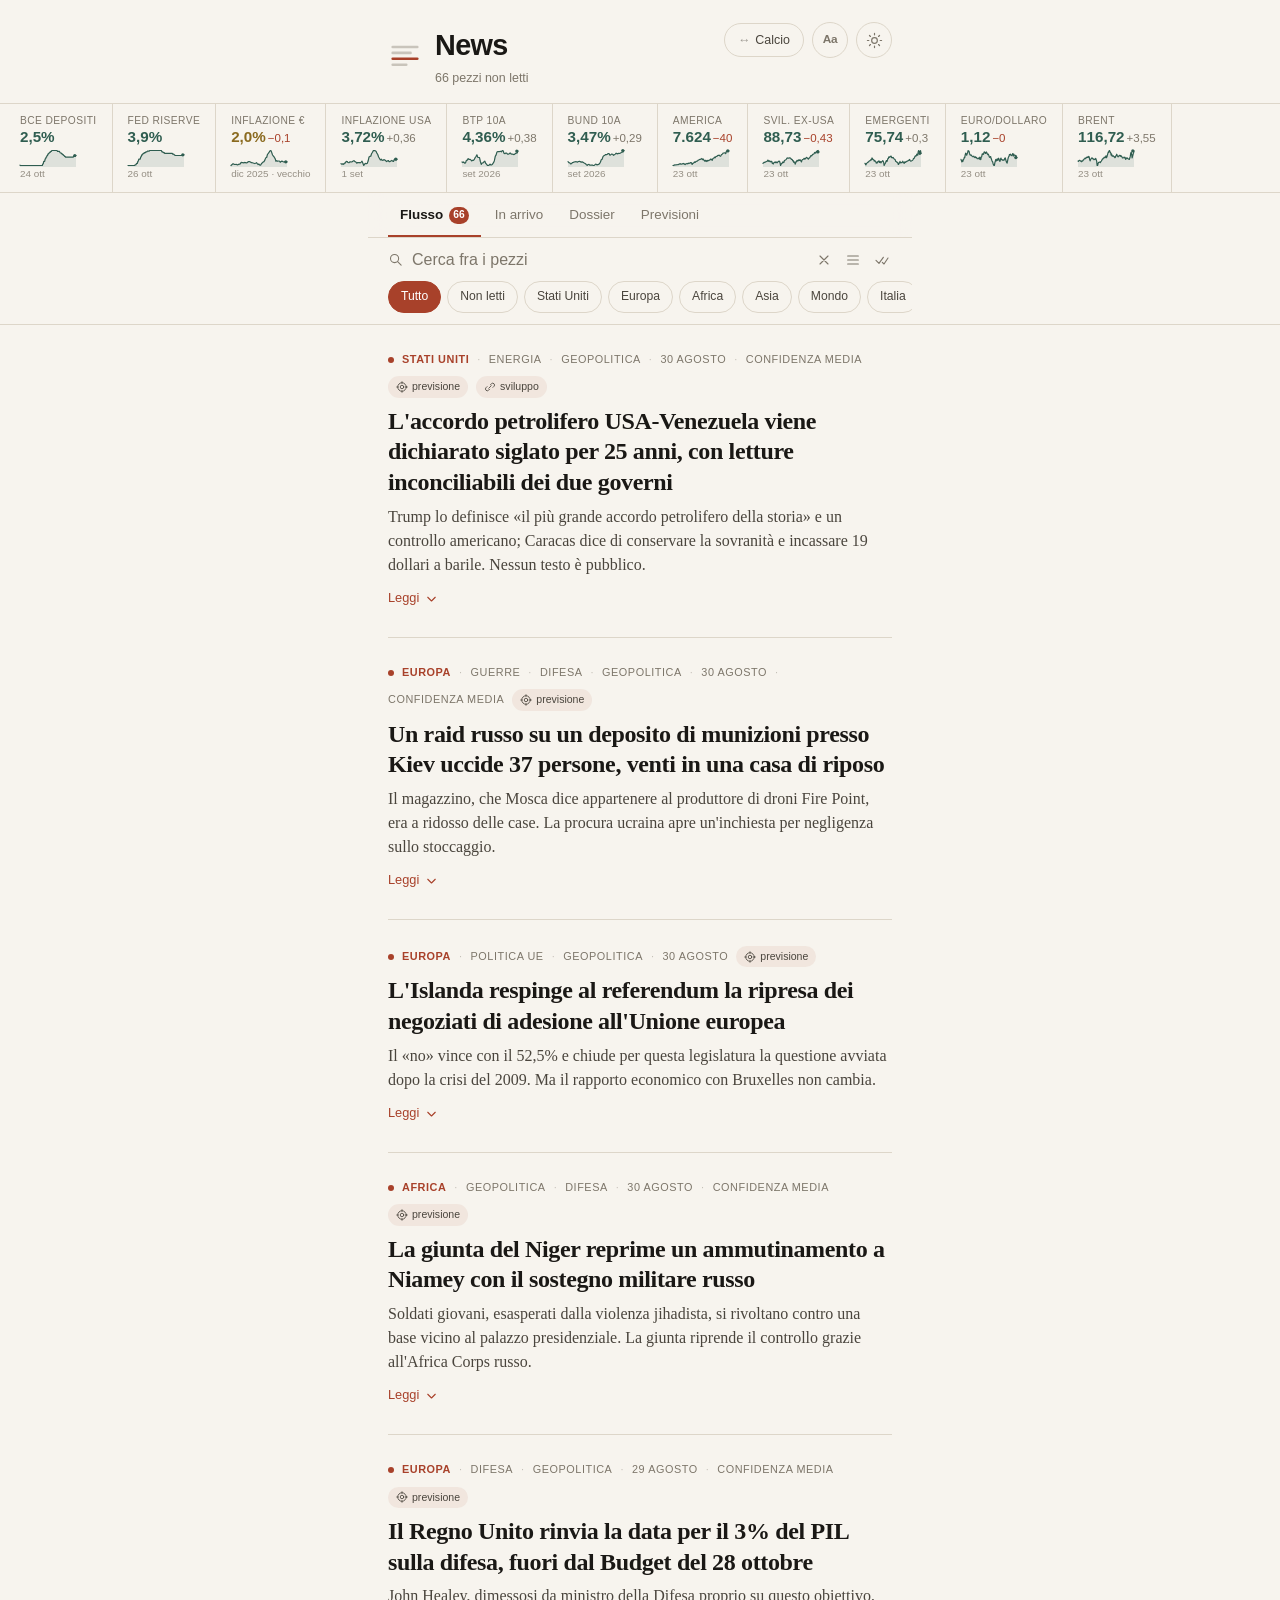
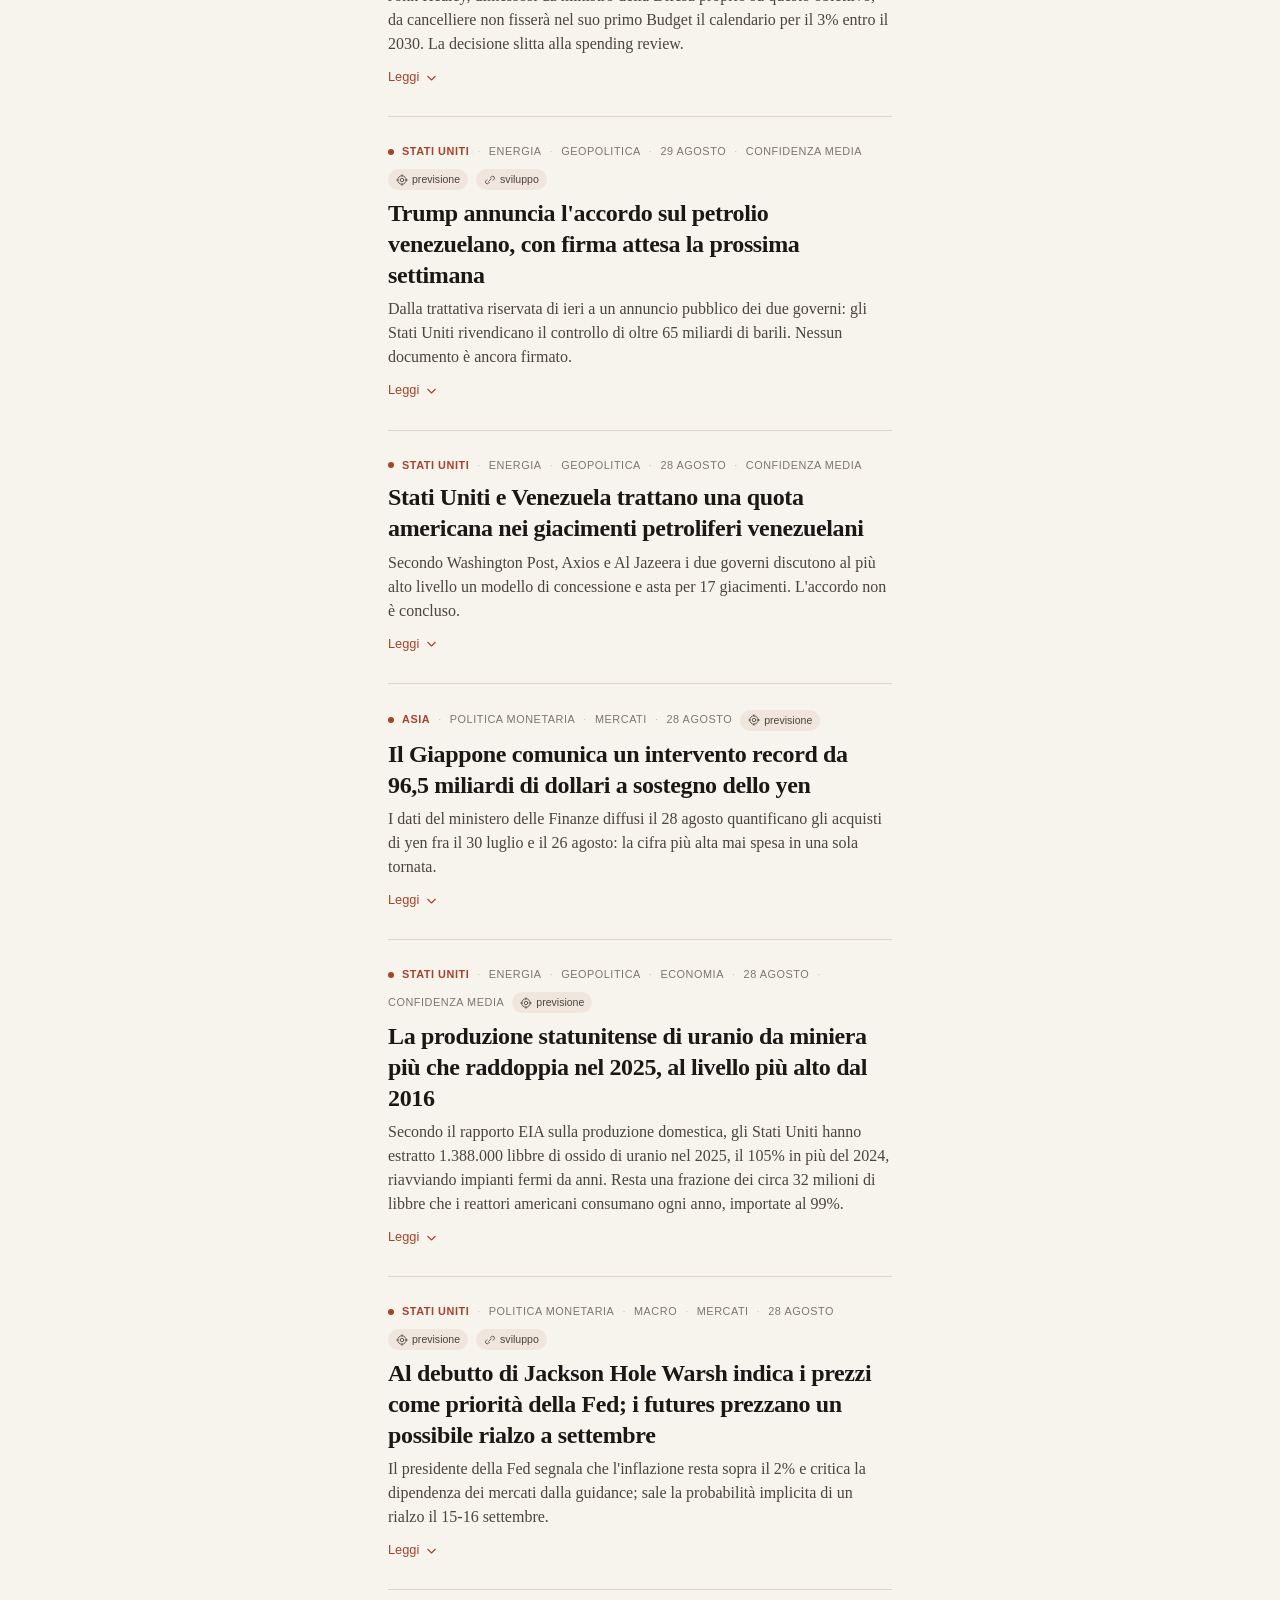
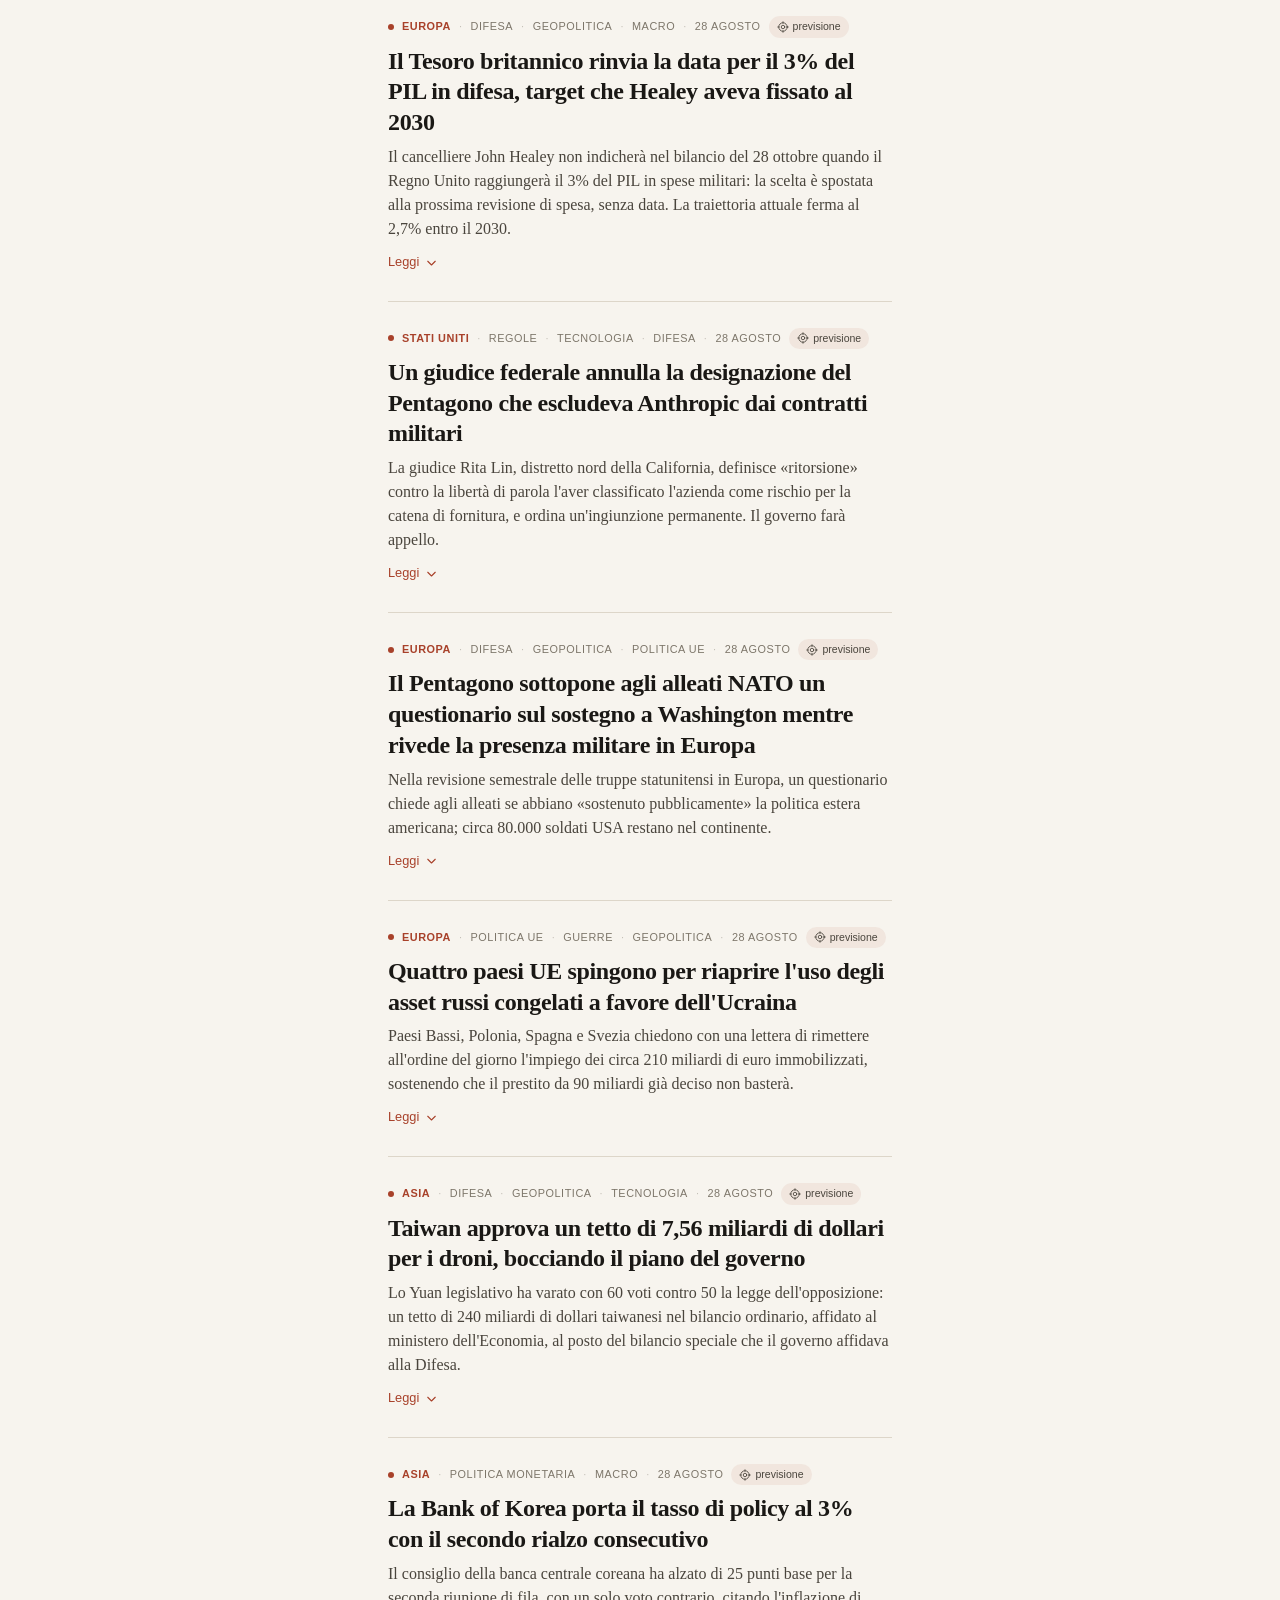
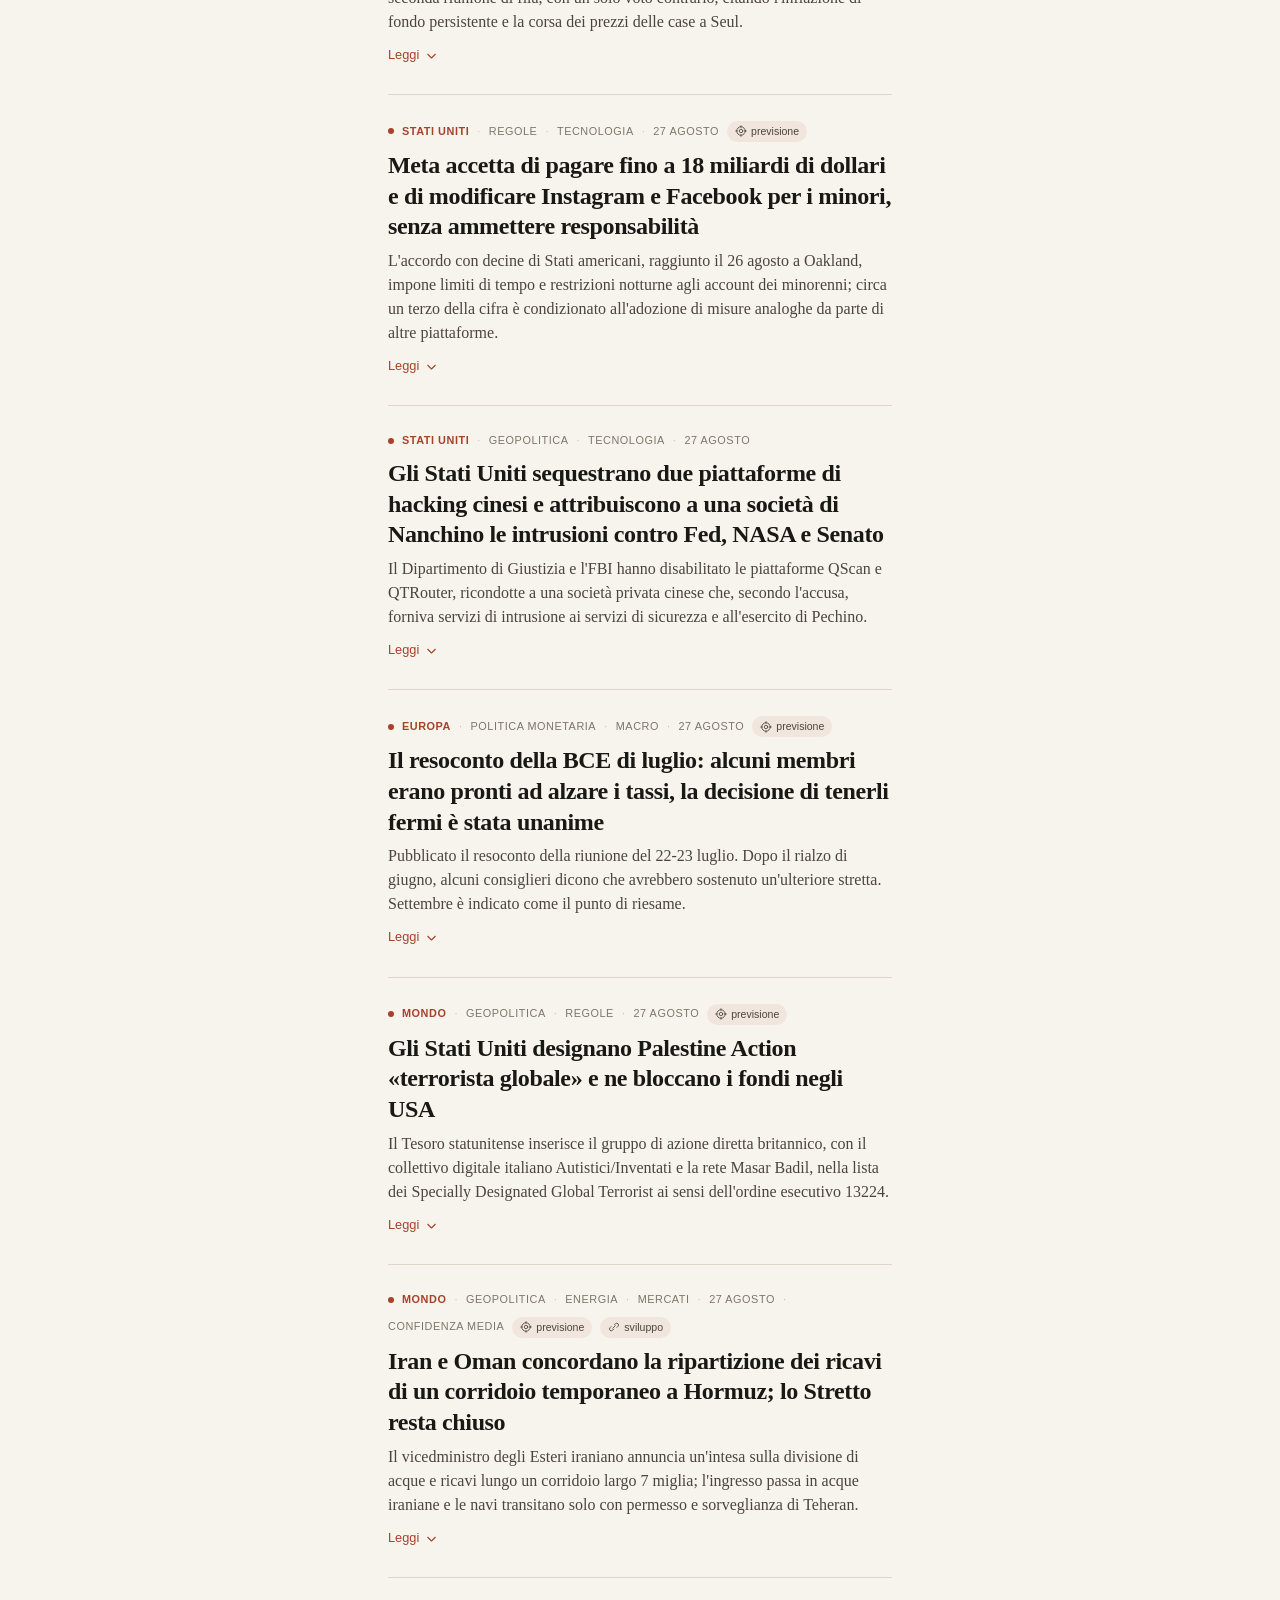
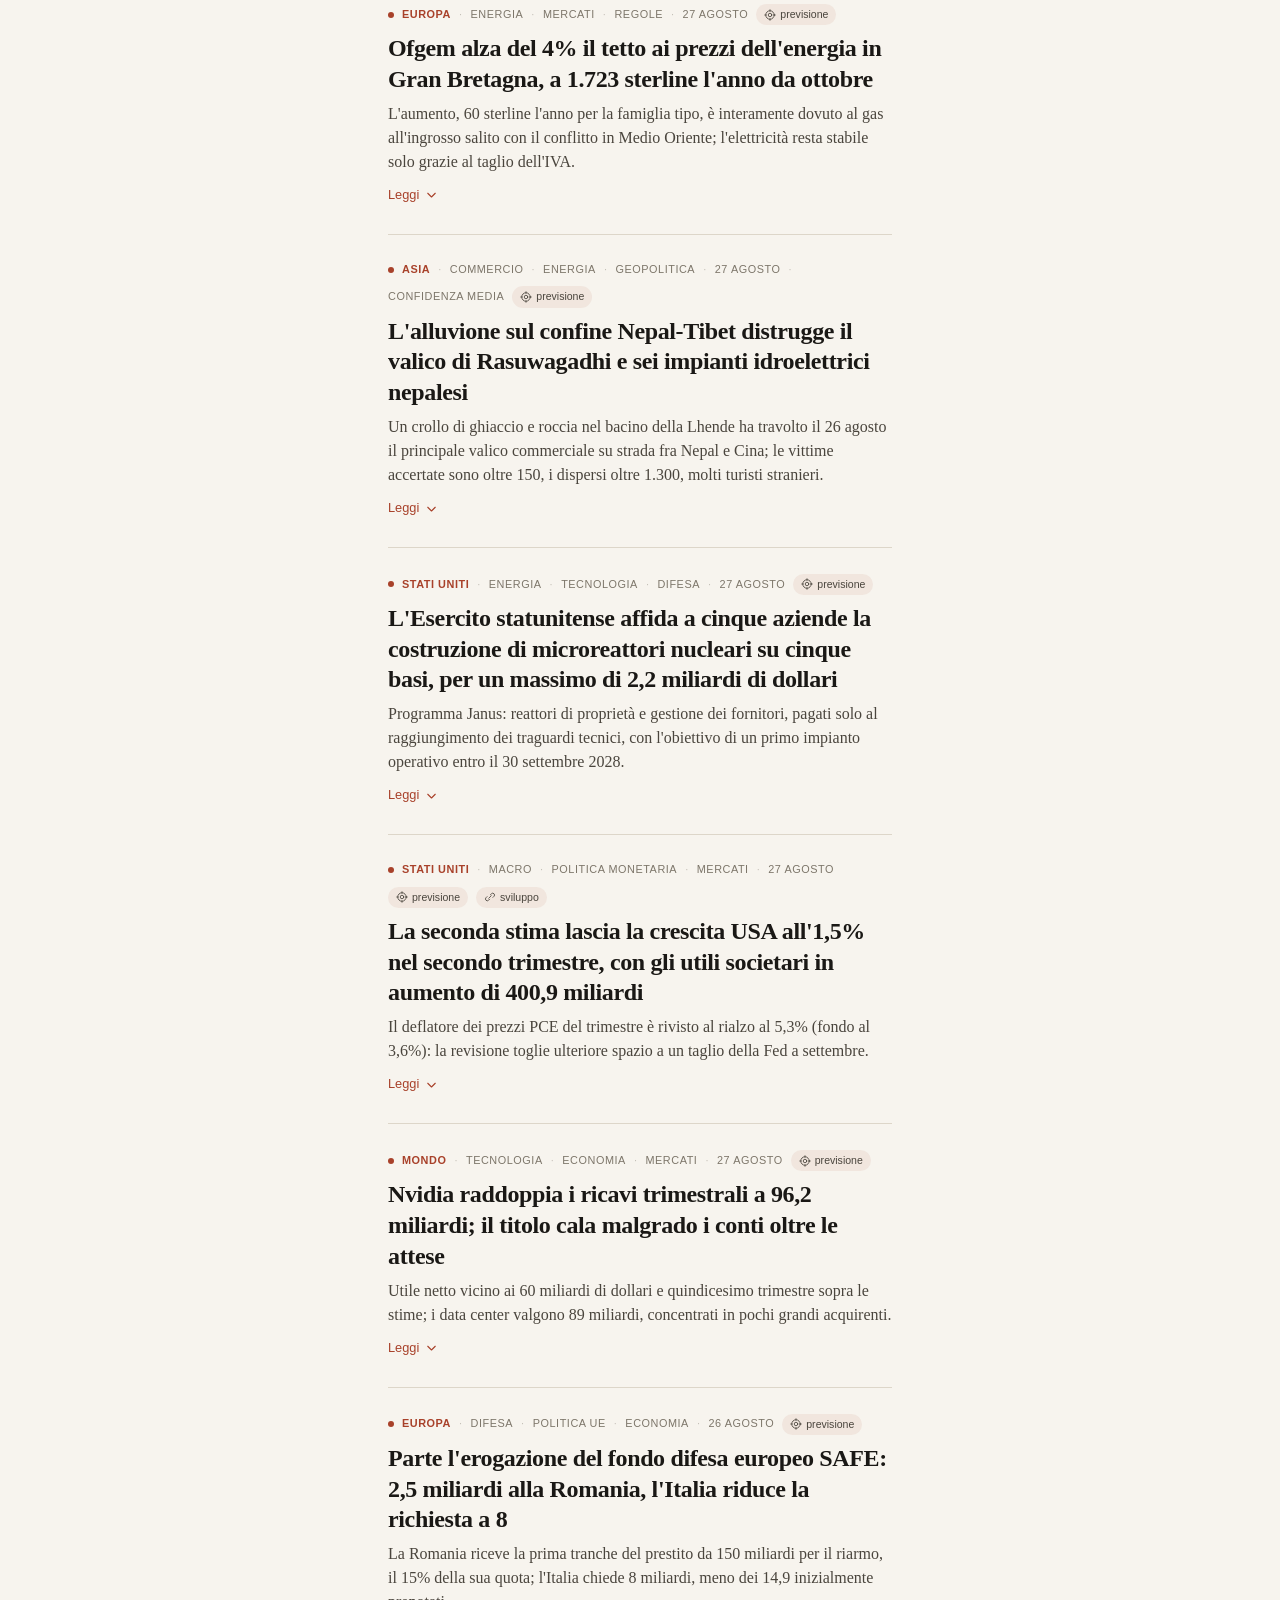
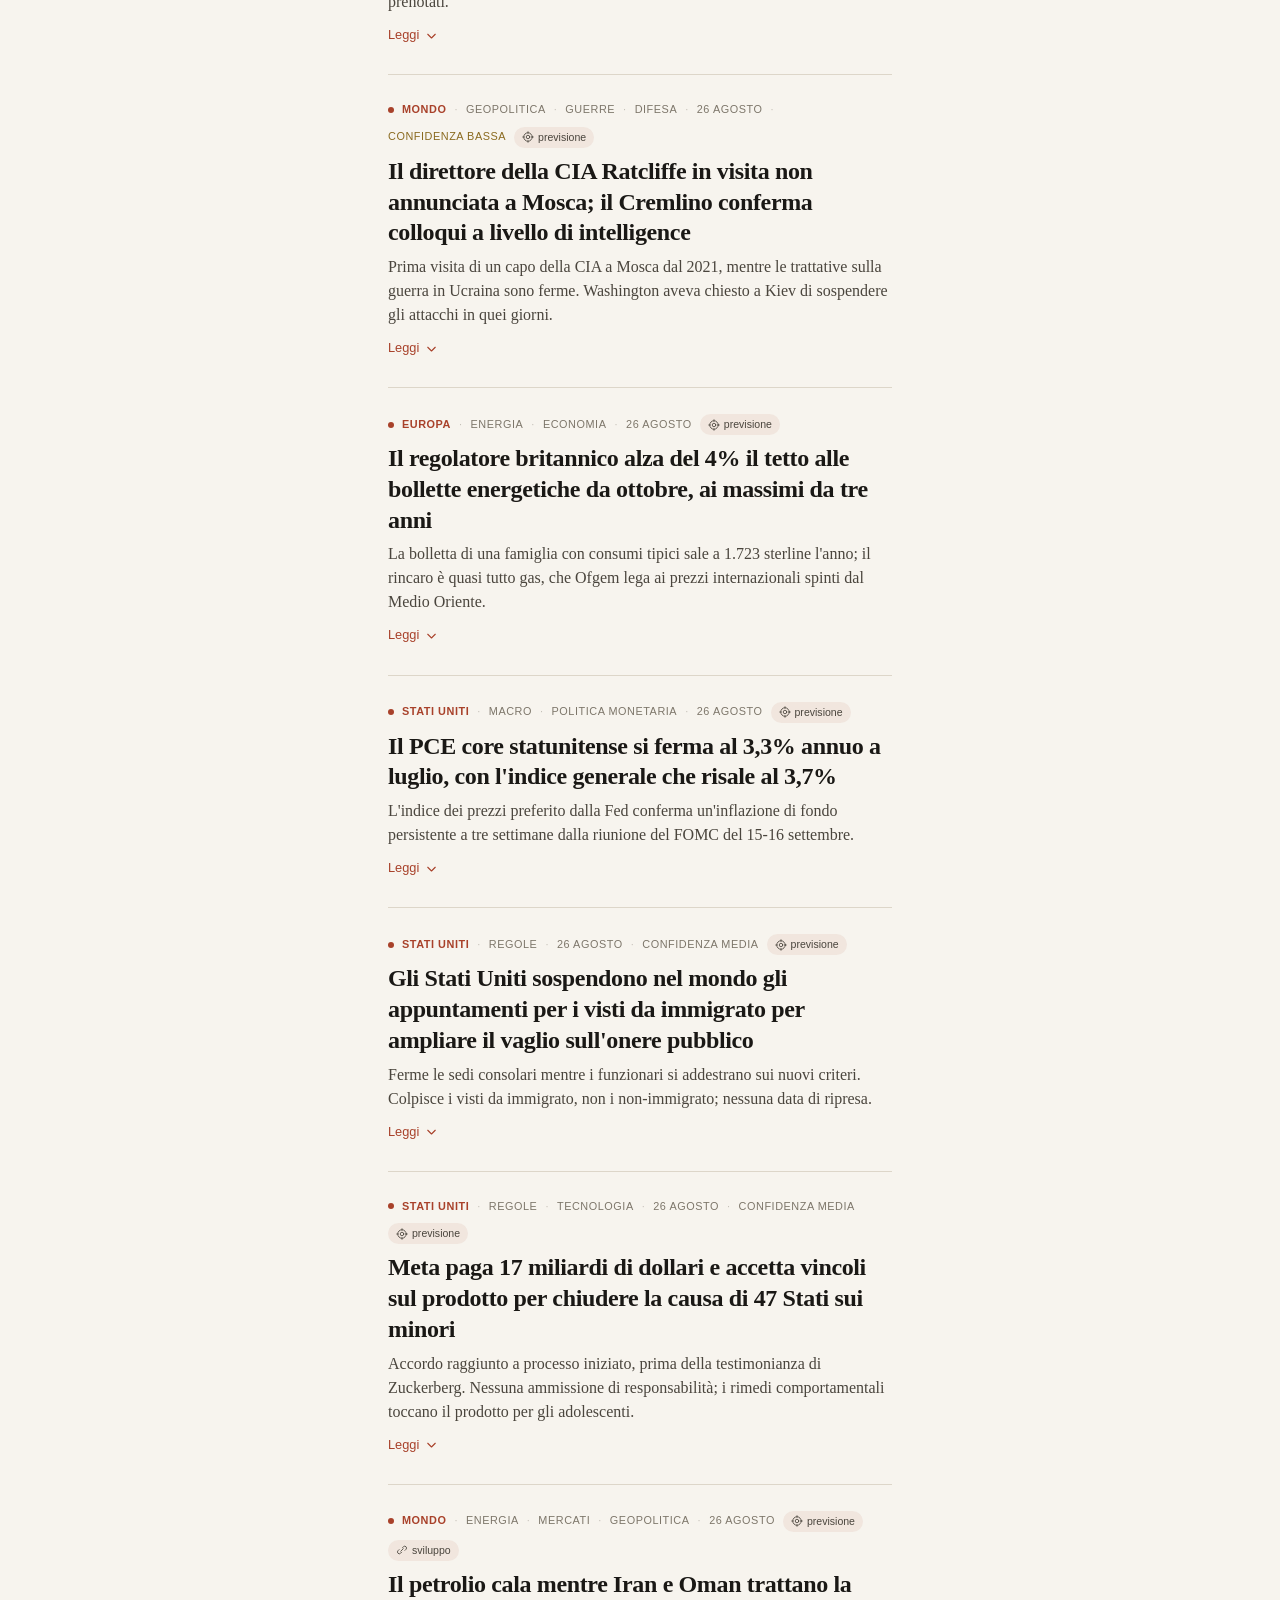
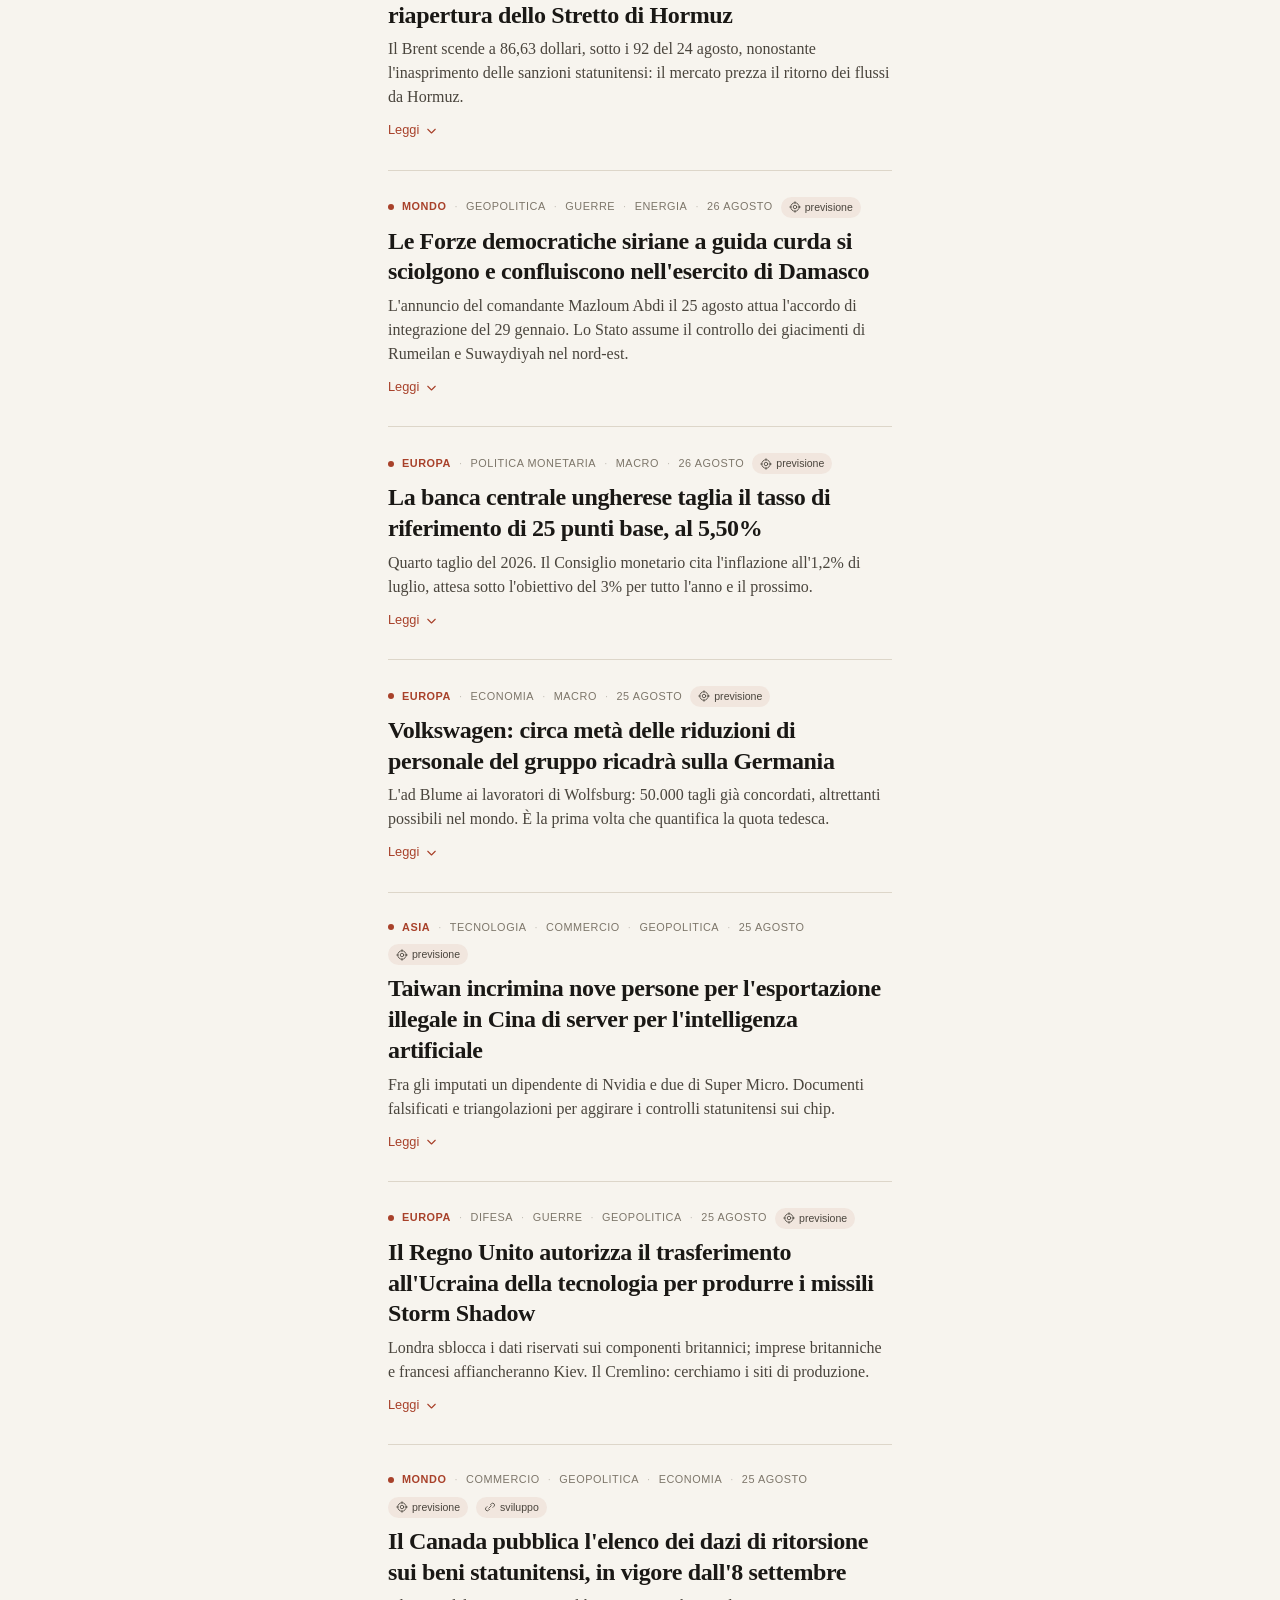
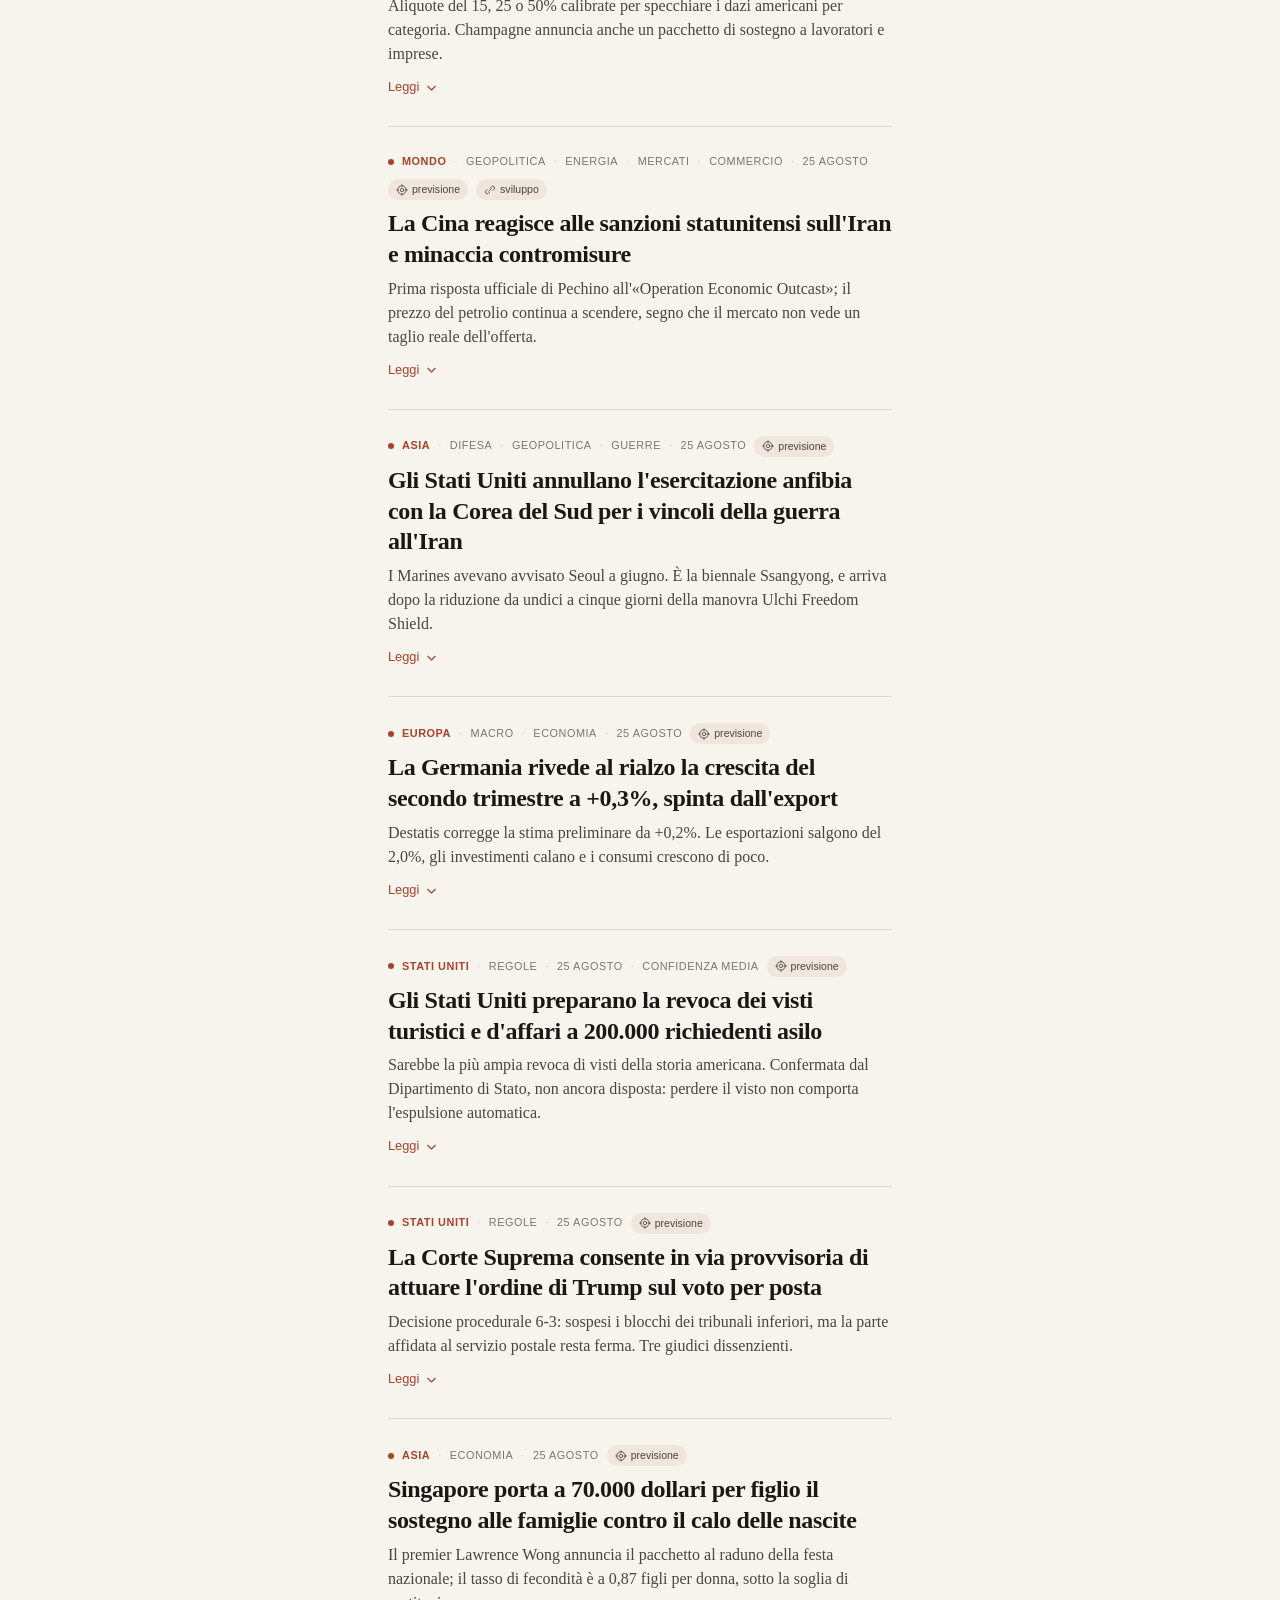
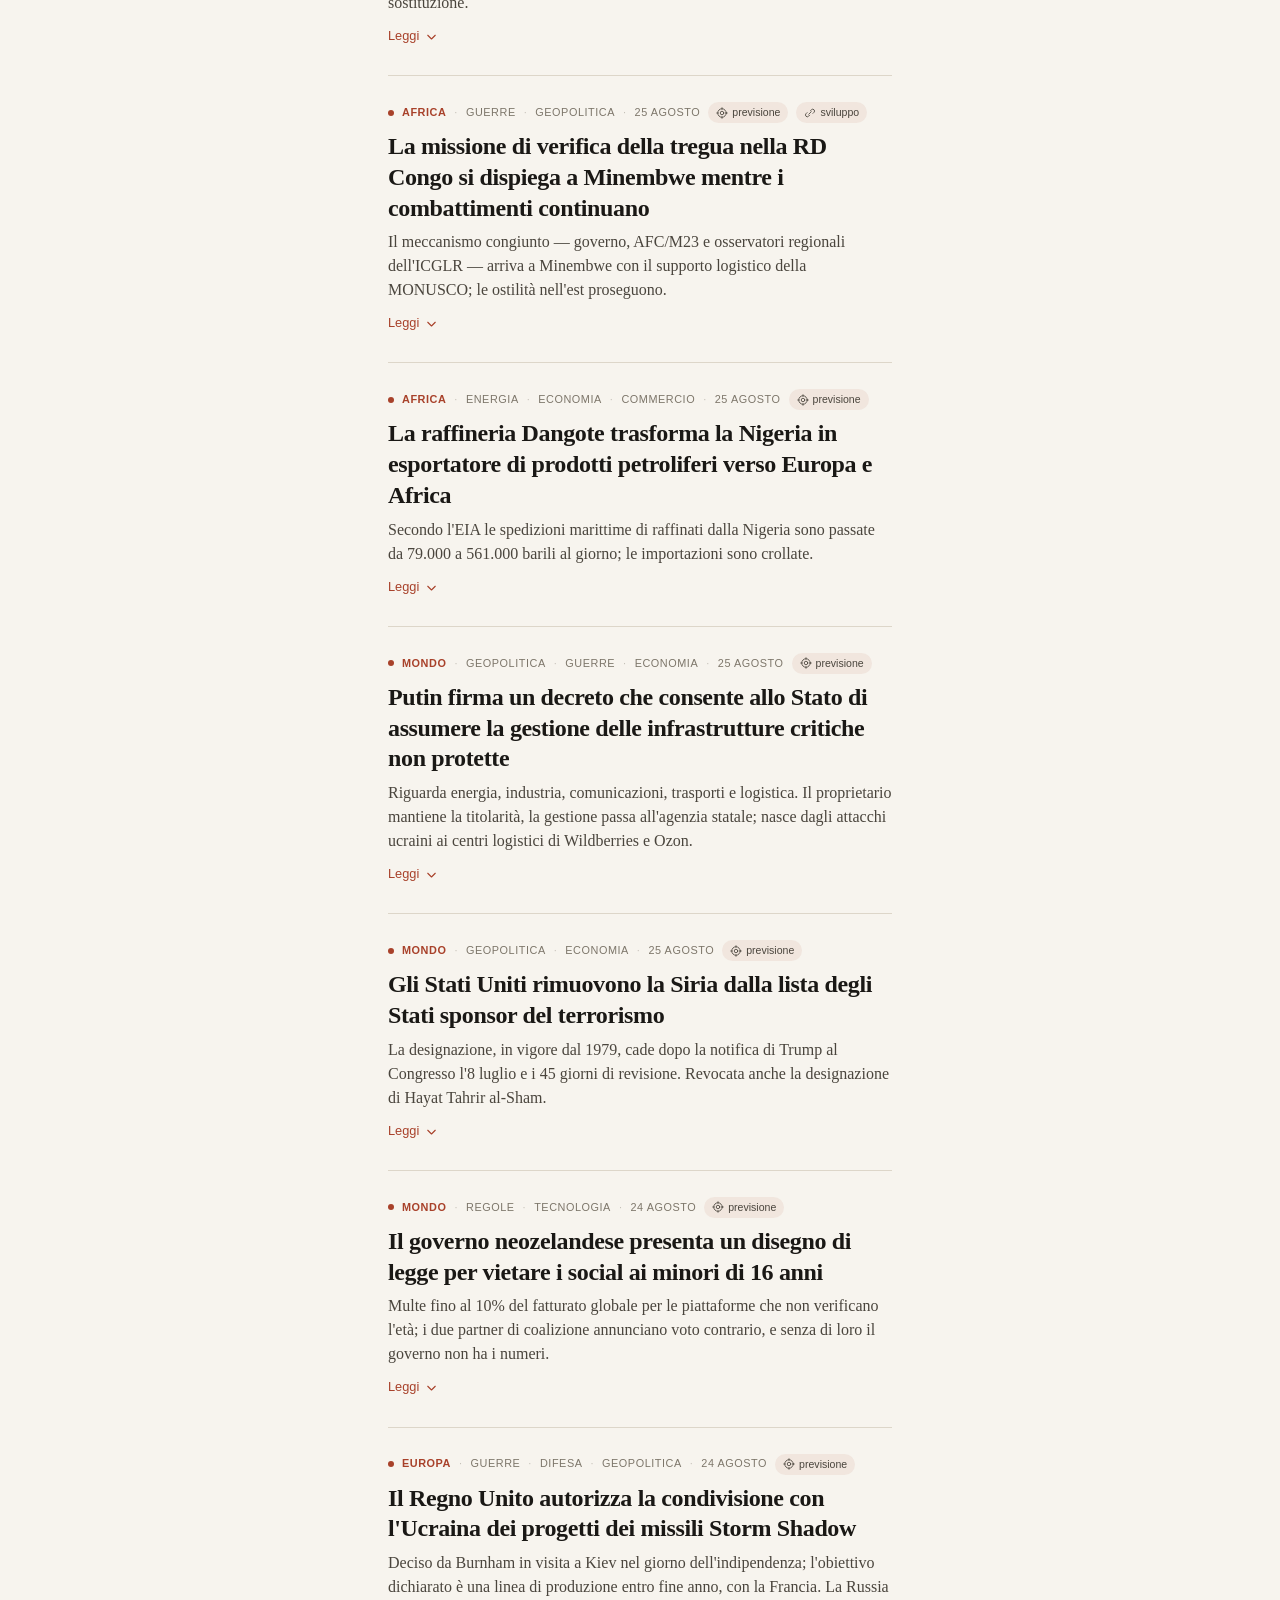
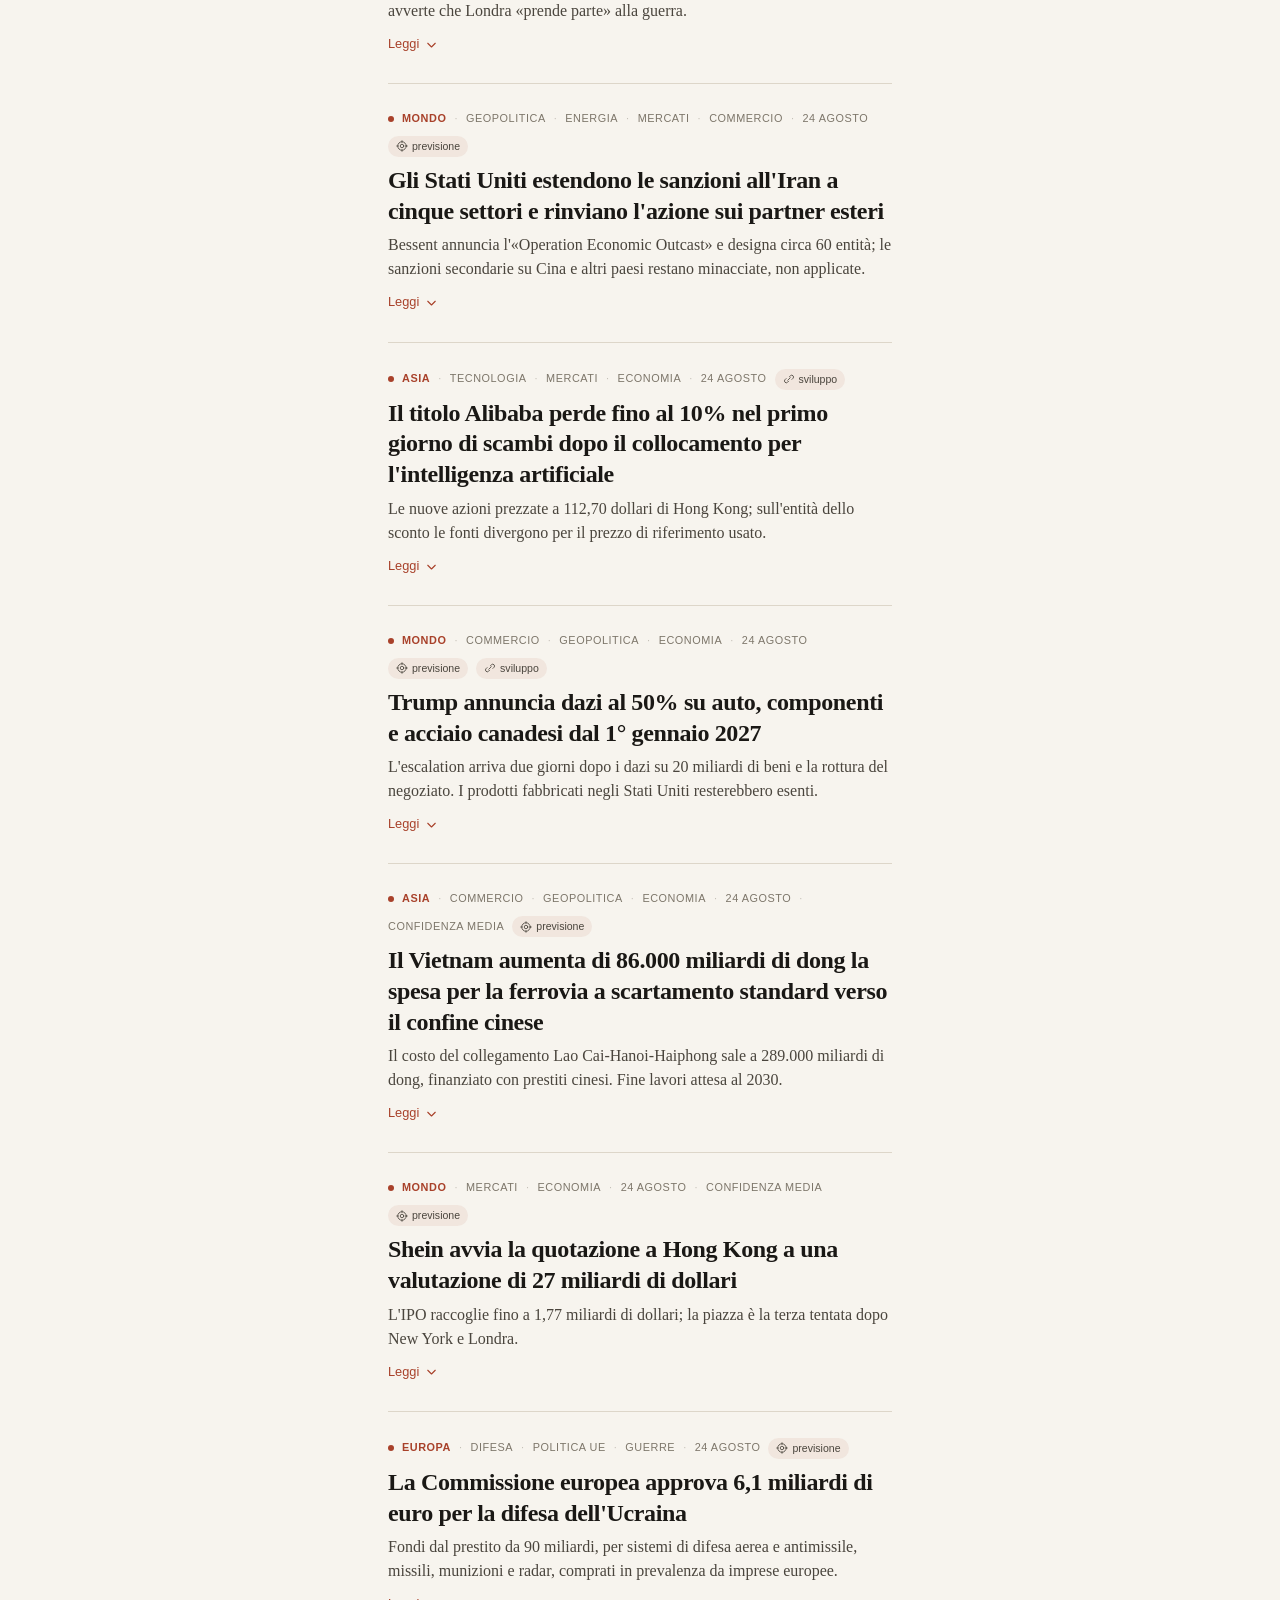
<file: index.html>
<!doctype html>
<html lang="it">
<head>
<meta charset="utf-8">
<meta name="viewport" content="width=device-width, initial-scale=1, viewport-fit=cover">
<title>News</title>
<meta name="description" content="Le notizie che contano, con i criteri scritti in chiaro.">
<!-- Due colori di barra invece di uno: un valore fisso lascerebbe una
     striscia scura sopra la carta chiara. Il pulsante del tema scavalca la
     media query, e allora app.js riscrive questi meta a mano. -->
<meta name="theme-color" content="#f7f4ee" media="(prefers-color-scheme: light)">
<meta name="theme-color" content="#12120f" media="(prefers-color-scheme: dark)">
<meta name="apple-mobile-web-app-capable" content="yes">
<meta name="mobile-web-app-capable" content="yes">
<meta name="apple-mobile-web-app-title" content="News">
<meta name="apple-mobile-web-app-status-bar-style" content="black-translucent">
<link rel="manifest" href="./manifest.webmanifest">
<link rel="apple-touch-icon" sizes="180x180" href="./icons/apple-touch-icon-180.png">
<link rel="icon" href="./icons/icon-192.png">
<link rel="stylesheet" href="./styles.css">
</head>
<body>

<!-- ============ libreria icone ============ -->
<svg width="0" height="0" style="position:absolute" aria-hidden="true"><defs>
  <symbol id="i-cerca" viewBox="0 0 24 24"><circle cx="10.5" cy="10.5" r="6.5"/><path d="M15.4 15.4 21 21"/></symbol>
  <symbol id="i-chiudi" viewBox="0 0 24 24"><path d="M6 6l12 12M18 6L6 18"/></symbol>
  <symbol id="i-su" viewBox="0 0 24 24"><path d="M6 14l6-6 6 6"/></symbol>
  <symbol id="i-giu" viewBox="0 0 24 24"><path d="M6 10l6 6 6-6"/></symbol>
  <symbol id="i-catena" viewBox="0 0 24 24"><path d="M9.5 14.5 14.5 9.5"/><path d="M12.8 7.6 14.9 5.5a3.6 3.6 0 0 1 5.1 5.1l-2.1 2.1"/><path d="M11.2 16.4 9.1 18.5a3.6 3.6 0 0 1-5.1-5.1l2.1-2.1"/></symbol>
  <symbol id="i-fonte" viewBox="0 0 24 24"><path d="M14 4h-8a2 2 0 0 0-2 2v12a2 2 0 0 0 2 2h10a2 2 0 0 0 2-2v-8z"/><path d="M14 4v6h6"/><path d="M8.5 13.5h7M8.5 16.5h4.5"/></symbol>
  <symbol id="i-dubbio" viewBox="0 0 24 24"><circle cx="12" cy="12" r="8.5"/><path d="M12 16.6v.01"/><path d="M9.7 9.6a2.4 2.4 0 0 1 4.6.8c0 1.6-2.3 2-2.3 3.4"/></symbol>
  <symbol id="i-diverge" viewBox="0 0 24 24"><path d="M5 5v3.2a4 4 0 0 0 1.6 3.2l10.8 8a4 4 0 0 1 1.6 3.2V19"/><path d="M19 5v3.2a4 4 0 0 1-1.6 3.2l-10.8 8A4 4 0 0 0 5 22.6V19"/></symbol>
  <symbol id="i-perche" viewBox="0 0 24 24"><path d="M4 18l5-6 4 3 7-9"/><path d="M15 6h5v5"/></symbol>
  <symbol id="i-cifre" viewBox="0 0 24 24"><path d="M4 19V9M9.5 19V5M15 19v-7M20.5 19v-4"/></symbol>
  <symbol id="i-tema" viewBox="0 0 24 24"><circle cx="12" cy="12" r="4"/><path d="M12 2v2M12 20v2M2 12h2M20 12h2M4.9 4.9l1.4 1.4M17.7 17.7l1.4 1.4M19.1 4.9l-1.4 1.4M6.3 17.7l-1.4 1.4"/></symbol>
  <symbol id="i-letti" viewBox="0 0 24 24"><path d="M3 12.5l4.5 4.5L14 8"/><path d="M12.5 15.5L15 18l6-9"/></symbol>
  <symbol id="i-calendario" viewBox="0 0 24 24"><rect x="3.5" y="5.5" width="17" height="15" rx="2.5"/><path d="M3.5 10h17M8 3.5v4M16 3.5v4"/></symbol>
  <symbol id="i-dossier" viewBox="0 0 24 24"><path d="M3.5 7.5a2 2 0 0 1 2-2h4l2 2.5h7a2 2 0 0 1 2 2v8a2 2 0 0 1-2 2h-13a2 2 0 0 1-2-2z"/></symbol>
  <symbol id="i-mira" viewBox="0 0 24 24"><circle cx="12" cy="12" r="8.5"/><circle cx="12" cy="12" r="3.5"/><path d="M12 1.5v3M12 19.5v3M1.5 12h3M19.5 12h3"/></symbol>
  <symbol id="i-densita" viewBox="0 0 24 24"><path d="M4 6h16M4 12h16M4 18h16"/></symbol>
  <symbol id="i-condividi" viewBox="0 0 24 24"><path d="M12 3v11.5"/><path d="M8.4 6.6 12 3l3.6 3.6"/><path d="M7.5 10.5H6a2.5 2.5 0 0 0-2.5 2.5v5.5A2.5 2.5 0 0 0 6 21h12a2.5 2.5 0 0 0 2.5-2.5V13a2.5 2.5 0 0 0-2.5-2.5h-1.5"/></symbol>
  <symbol id="i-tv" viewBox="0 0 24 24"><rect x="2.5" y="4.5" width="19" height="13" rx="2.5"/><path d="M12 17.5V21"/><path d="M8.5 21h7"/></symbol>
  <symbol id="i-agenda" viewBox="0 0 24 24"><rect x="3.5" y="5.5" width="17" height="15" rx="2.5"/><path d="M3.5 10h17M8 3.5v4M16 3.5v4"/><path d="M12 13.2v4.4M9.8 15.4h4.4"/></symbol>
  <symbol id="i-aggiorna" viewBox="0 0 24 24"><path d="M20.2 12a8.2 8.2 0 1 1-2.6-6"/><path d="M20.4 3.6V8h-4.4"/></symbol>
  <symbol id="i-orologio" viewBox="0 0 24 24"><circle cx="12" cy="12" r="8.5"/><path d="M12 7.2v5l3.2 1.9"/></symbol>
  <symbol id="i-campo" viewBox="0 0 24 24"><rect x="2.5" y="5.5" width="19" height="13" rx="2"/><path d="M12 5.5v13"/><circle cx="12" cy="12" r="2.5"/><path d="M2.5 9.2h2.8v5.6H2.5M21.5 9.2h-2.8v5.6h2.8"/></symbol>
  <symbol id="i-pallone" viewBox="0 0 24 24"><circle cx="12" cy="12" r="8.6"/><path d="M12 6.4l3.4 2.5-1.3 4h-4.2l-1.3-4z"/><path d="M12 3.4v3M5.1 9.6l3.3 2.4M18.9 9.6l-3.3 2.4M8.4 20.2l1.5-3.3M15.6 20.2l-1.5-3.3"/></symbol>
</defs></svg>

<!-- Compare solo mentre si trascina verso il basso a pagina in cima. -->
<div class="trascina" id="trascina" aria-hidden="true"><svg><use href="#i-aggiorna"/></svg></div>

<header class="testata">
  <div class="dentro">
    <div class="marchio">
      <svg class="segno" viewBox="0 0 40 40" aria-hidden="true">
        <rect class="s-off" x="4"  y="9"  width="32" height="3" rx="1.5"/>
        <rect class="s-off" x="4"  y="16" width="24" height="3" rx="1.5"/>
        <rect class="s-on"  x="4"  y="23" width="32" height="3" rx="1.5"/>
        <rect class="s-off" x="4"  y="30" width="19" height="3" rx="1.5"/>
      </svg>
      <div class="nome">
        <h1 id="nome-testata">News</h1>
        <p class="claim" id="claim">Le notizie che contano, con i criteri scritti in chiaro</p>
      </div>
    </div>
    <div class="comandi">
      <!-- L'altra faccia dell'app: due giornali, una macchina. -->
      <button class="faccia" id="altra-faccia" type="button">Calcio</button>
      <!-- Il doppio tap non ingrandisce più: la dimensione del testo si
           sceglie qui, che in un'app di lettura è il posto giusto. -->
      <button class="tondo testo" id="btn-testo" type="button" title="Dimensione del testo"
              aria-label="Dimensione del testo"><span aria-hidden="true">Aa</span></button>
      <button class="tondo tema" id="btn-tema" type="button" title="Chiaro o scuro" aria-label="Cambia tema">
        <svg><use href="#i-tema"/></svg>
      </button>
    </div>
  </div>

  <!-- i numeri veri, dalle fonti statistiche primarie. Toccarne uno
       apre la sua storia: un numero senza storia non informa. -->
  <div class="macro" id="macro" hidden></div>
  <div class="storia-aperta" id="storia" hidden></div>
</header>

<!-- Le schede le costruisce app.js: cambiano con la faccia. -->
<nav class="sezioni" id="sezioni" role="tablist" aria-label="Sezioni del giornale" hidden></nav>

<div class="filtri" id="filtri" hidden>
  <div class="cerca">
    <svg class="lente" aria-hidden="true"><use href="#i-cerca"/></svg>
    <input type="search" id="cerca" placeholder="Cerca fra i pezzi" autocomplete="off" spellcheck="false">
    <button type="button" id="pulisci" hidden aria-label="Pulisci"><svg><use href="#i-chiudi"/></svg></button>
    <button type="button" id="densita" title="Una riga per pezzo" aria-label="Cambia densità"><svg><use href="#i-densita"/></svg></button>
    <button type="button" id="segna-letti" title="Segna tutti come letti" aria-label="Segna tutti come letti"><svg><use href="#i-letti"/></svg></button>
  </div>
  <div class="pastiglie" id="pastiglie"></div>
</div>

<!-- Niente aria-live qui: annuncerebbe l'intera lista a ogni ridisegno.
     Le poche cose da dire passano da #annuncio, in fondo. -->
<main id="palco" class="palco">
  <p class="attesa">Carico…</p>
</main>

<footer class="chiusa" id="chiusa" hidden>
  <p>I criteri di selezione stanno in <code id="quale-linea">LINEA-EDITORIALE.md</code>. Se un pezzo
     non è servito, la riga da correggere è lì.</p>
  <p class="quando" id="aggiornato"></p>
</footer>

<!-- Un posto solo per ciò che l'app deve dire senza spostare il testo a
     chi sta leggendo: una nuova edizione, la rete che manca, un link copiato. -->
<div class="avvisi" id="avvisi"></div>

<!-- Quello che i lettori di schermo devono sentire, e nessun altro vede. -->
<p id="annuncio" class="solo-voce" role="status" aria-live="polite"></p>

<script src="./app.js"></script>
</body>
</html>
</file>
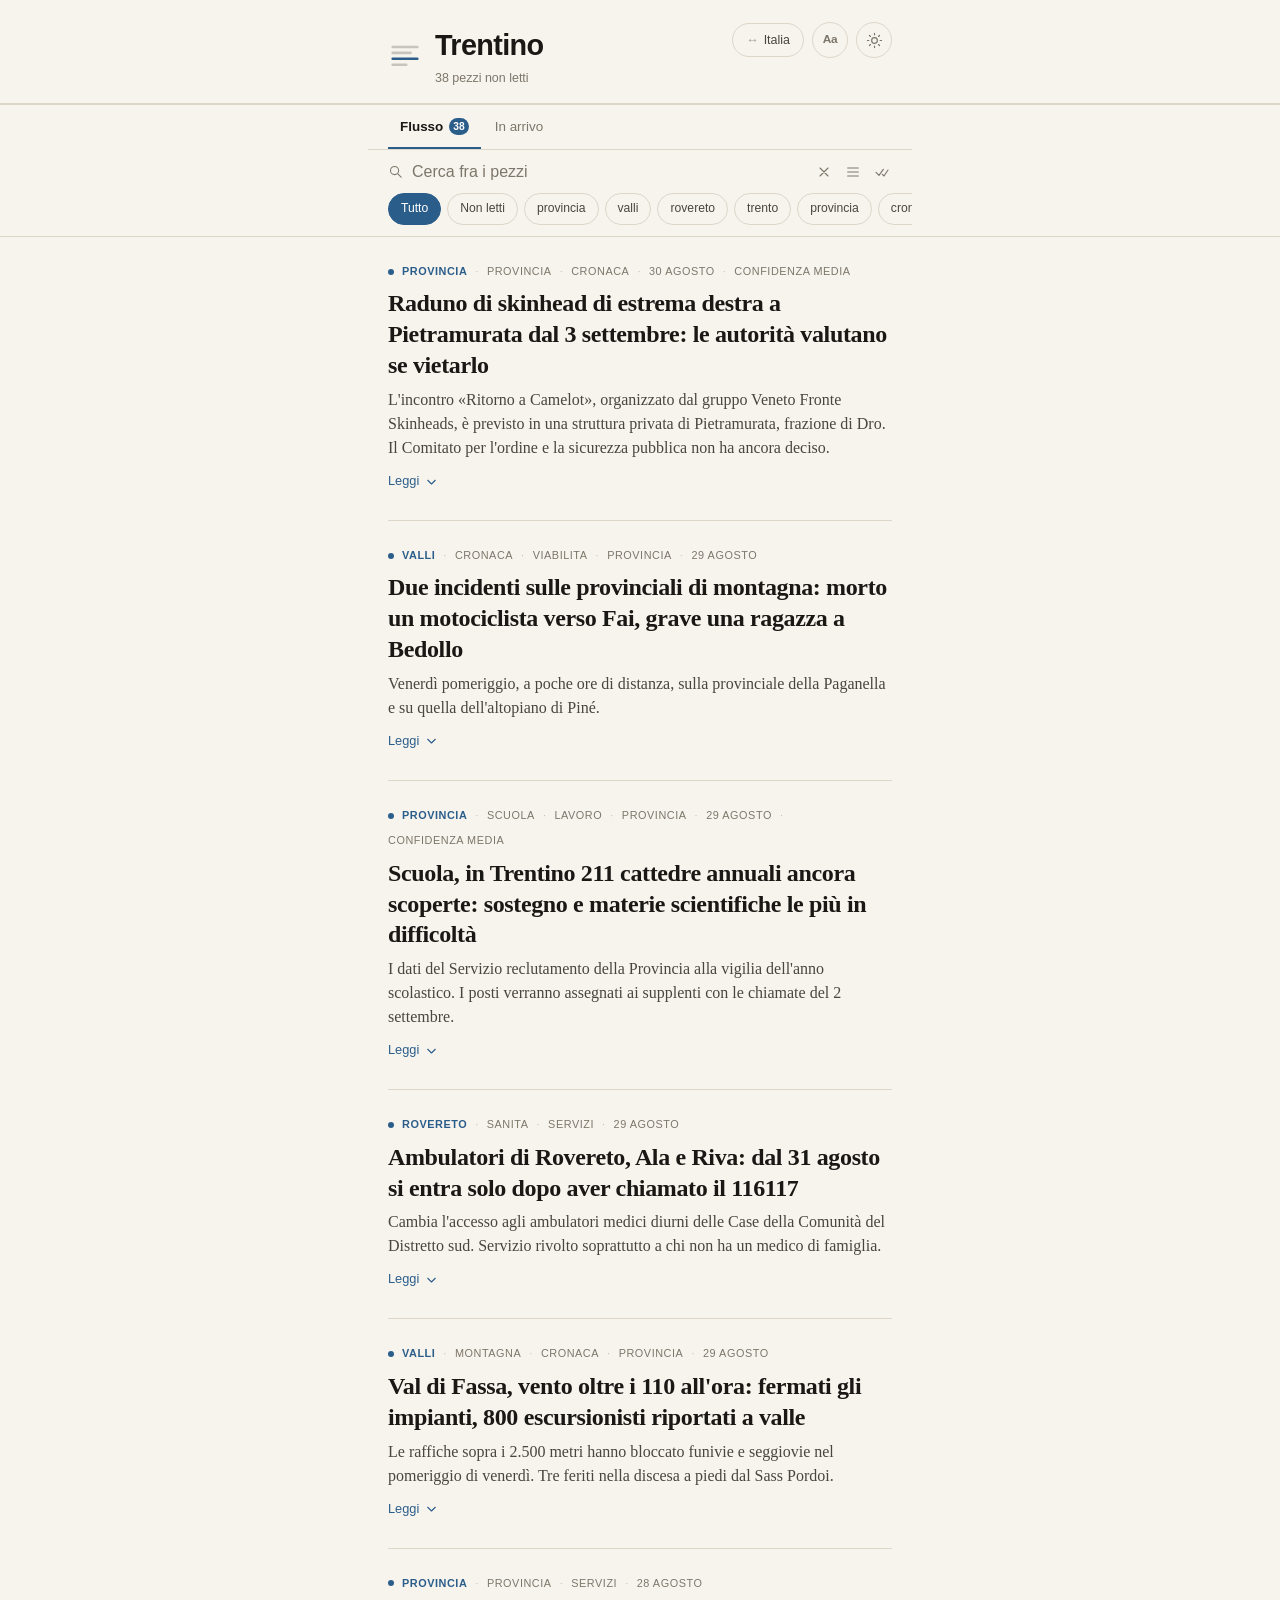
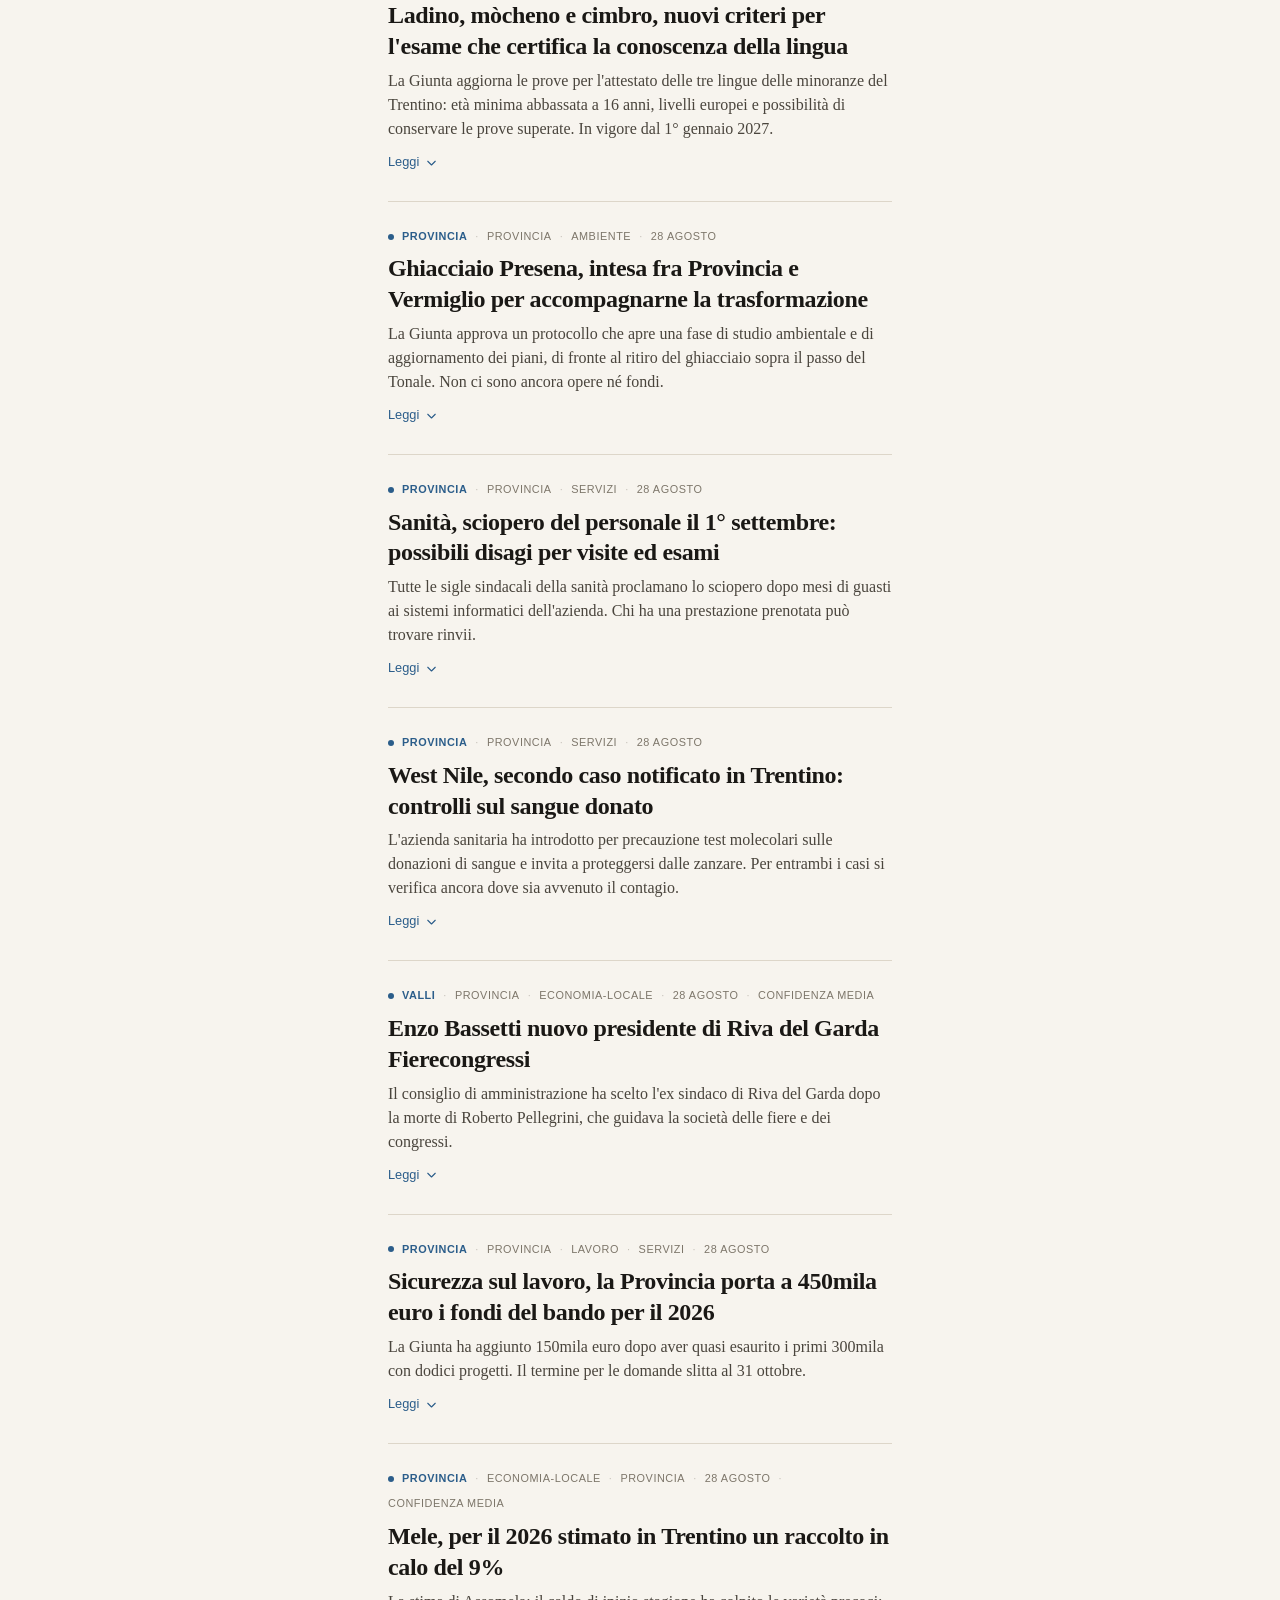
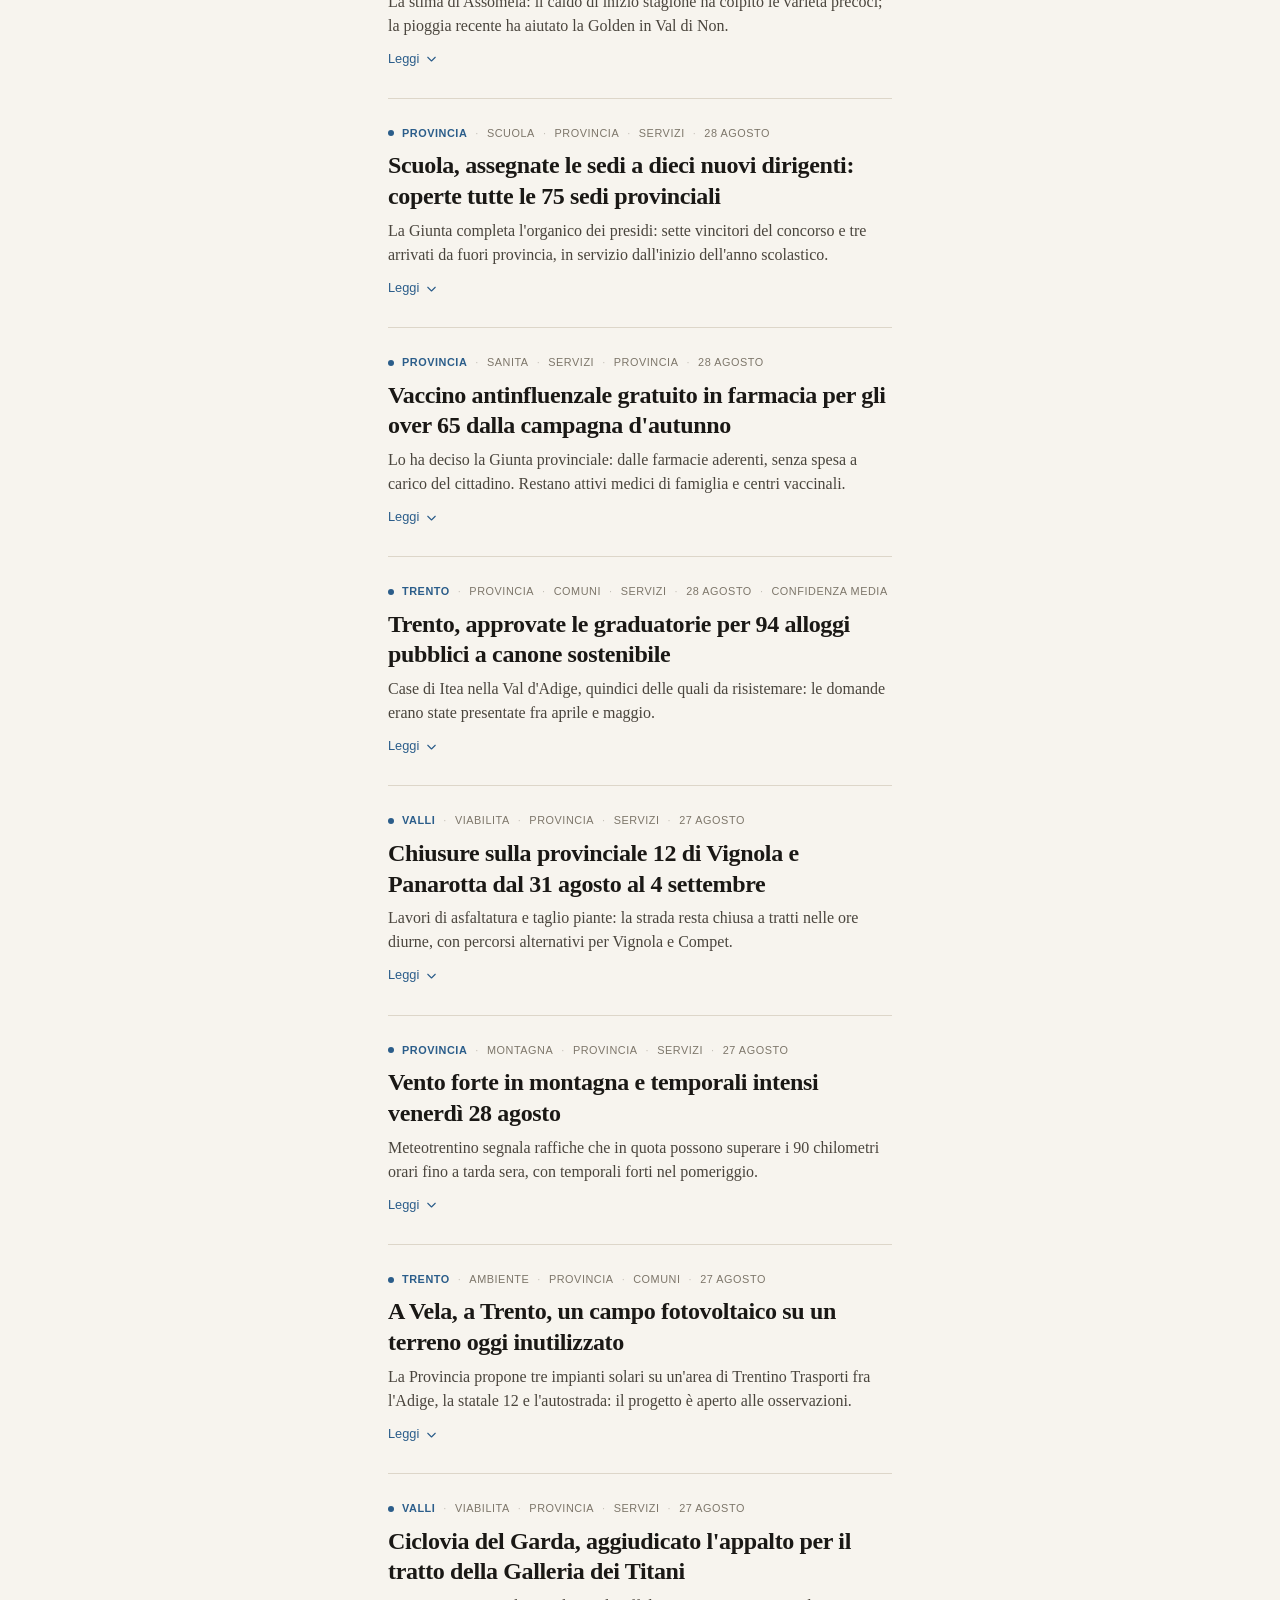
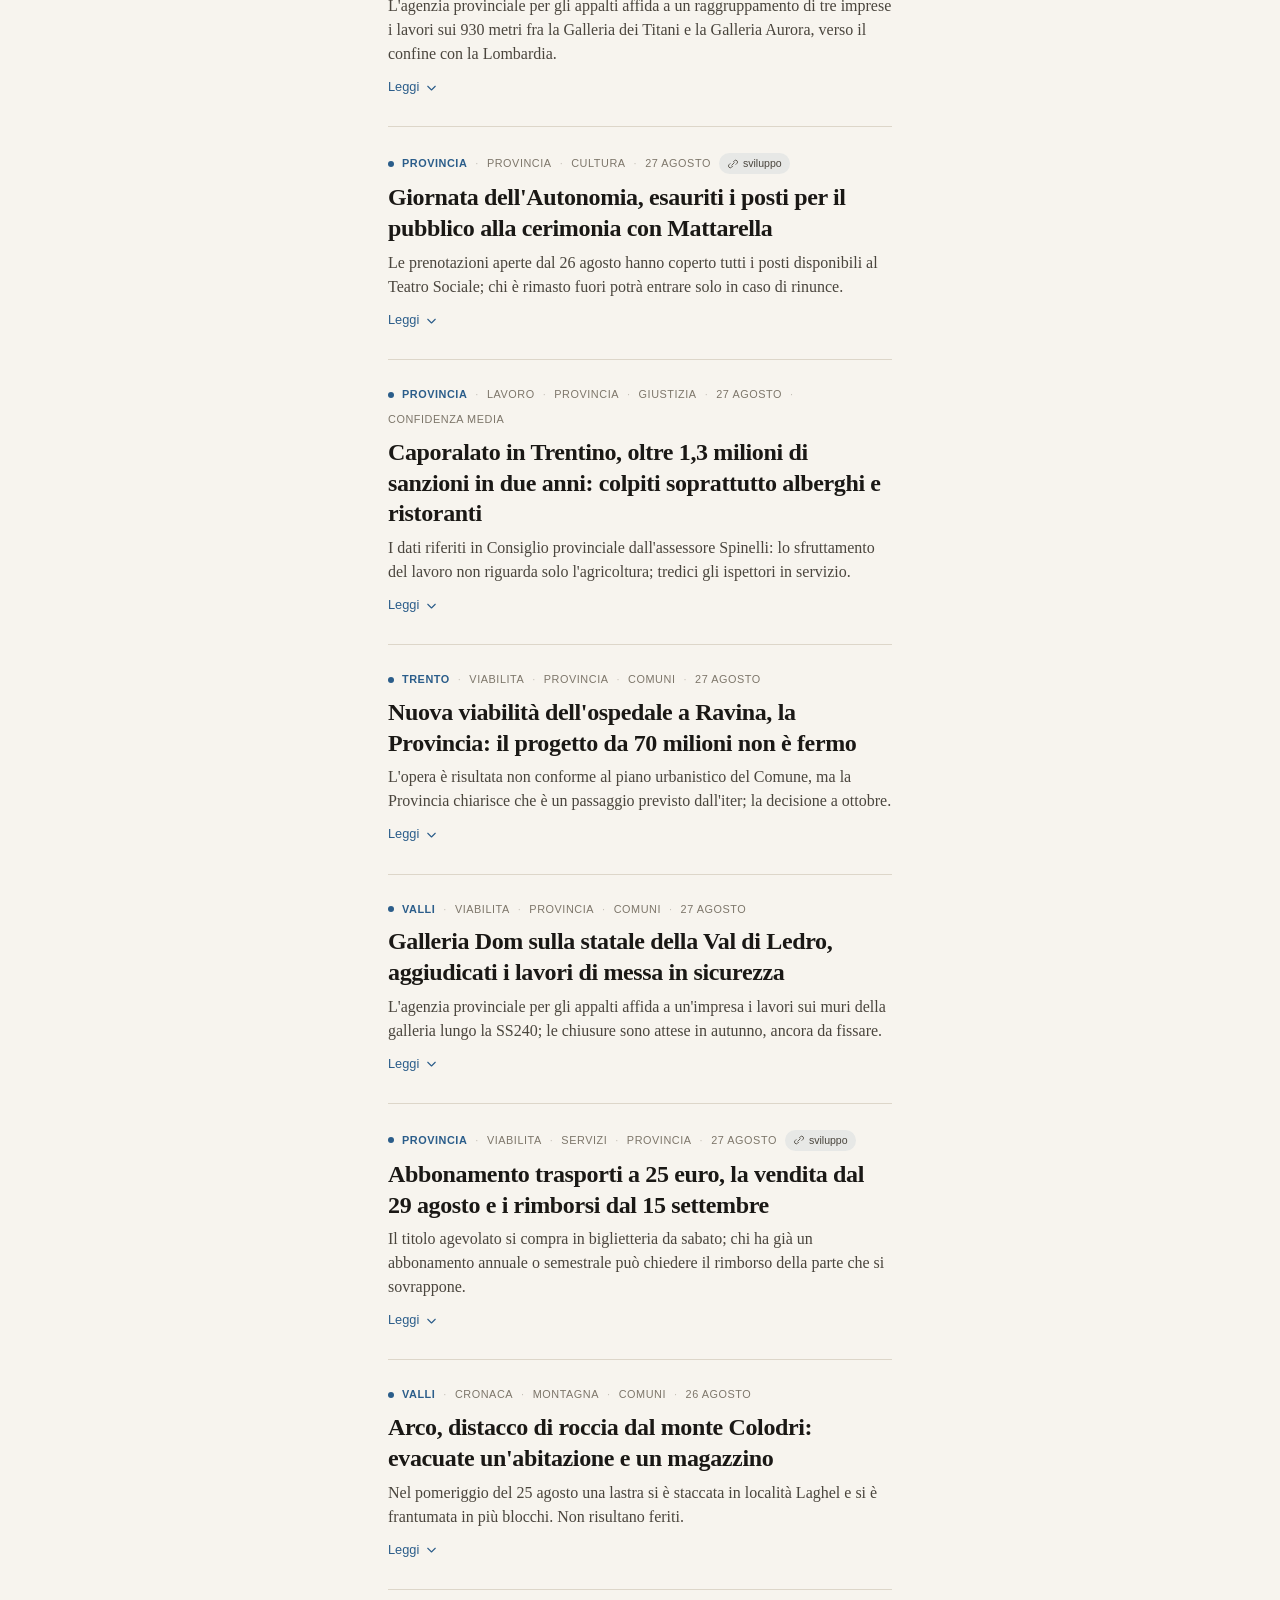
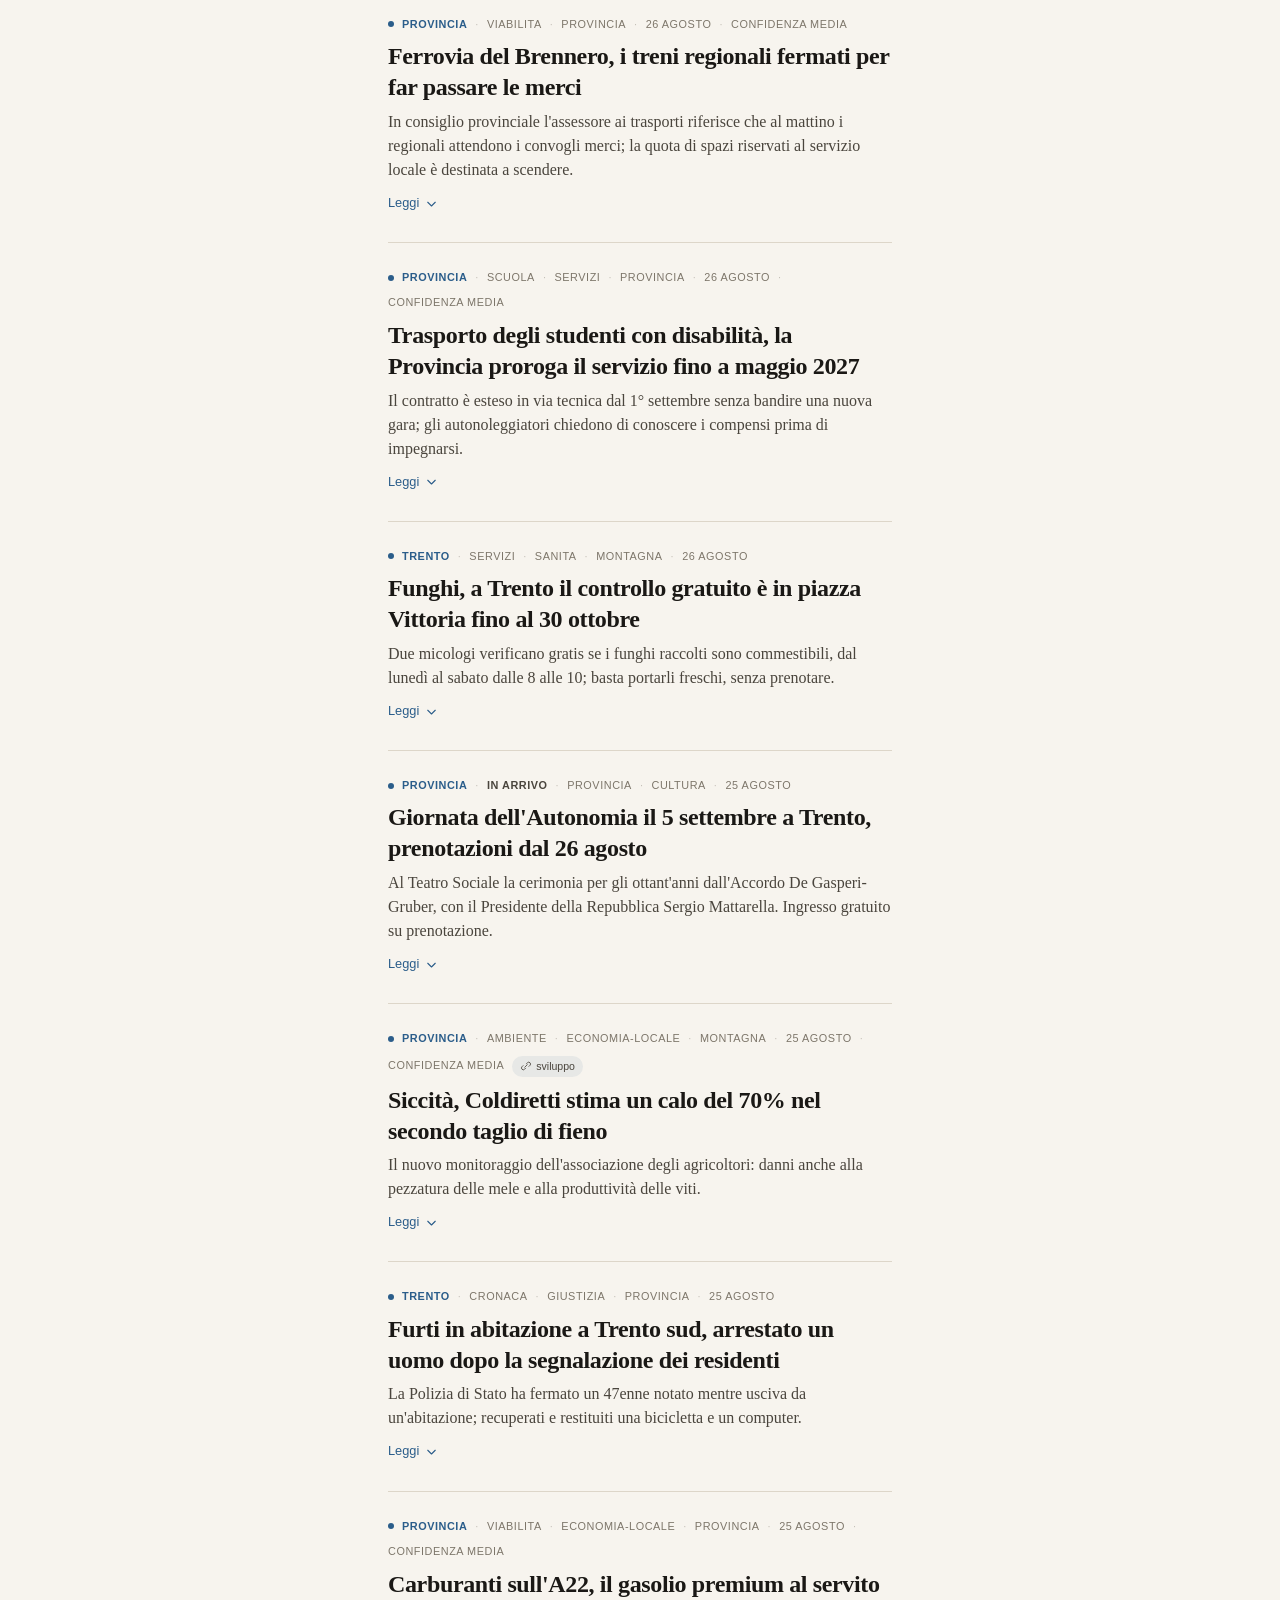
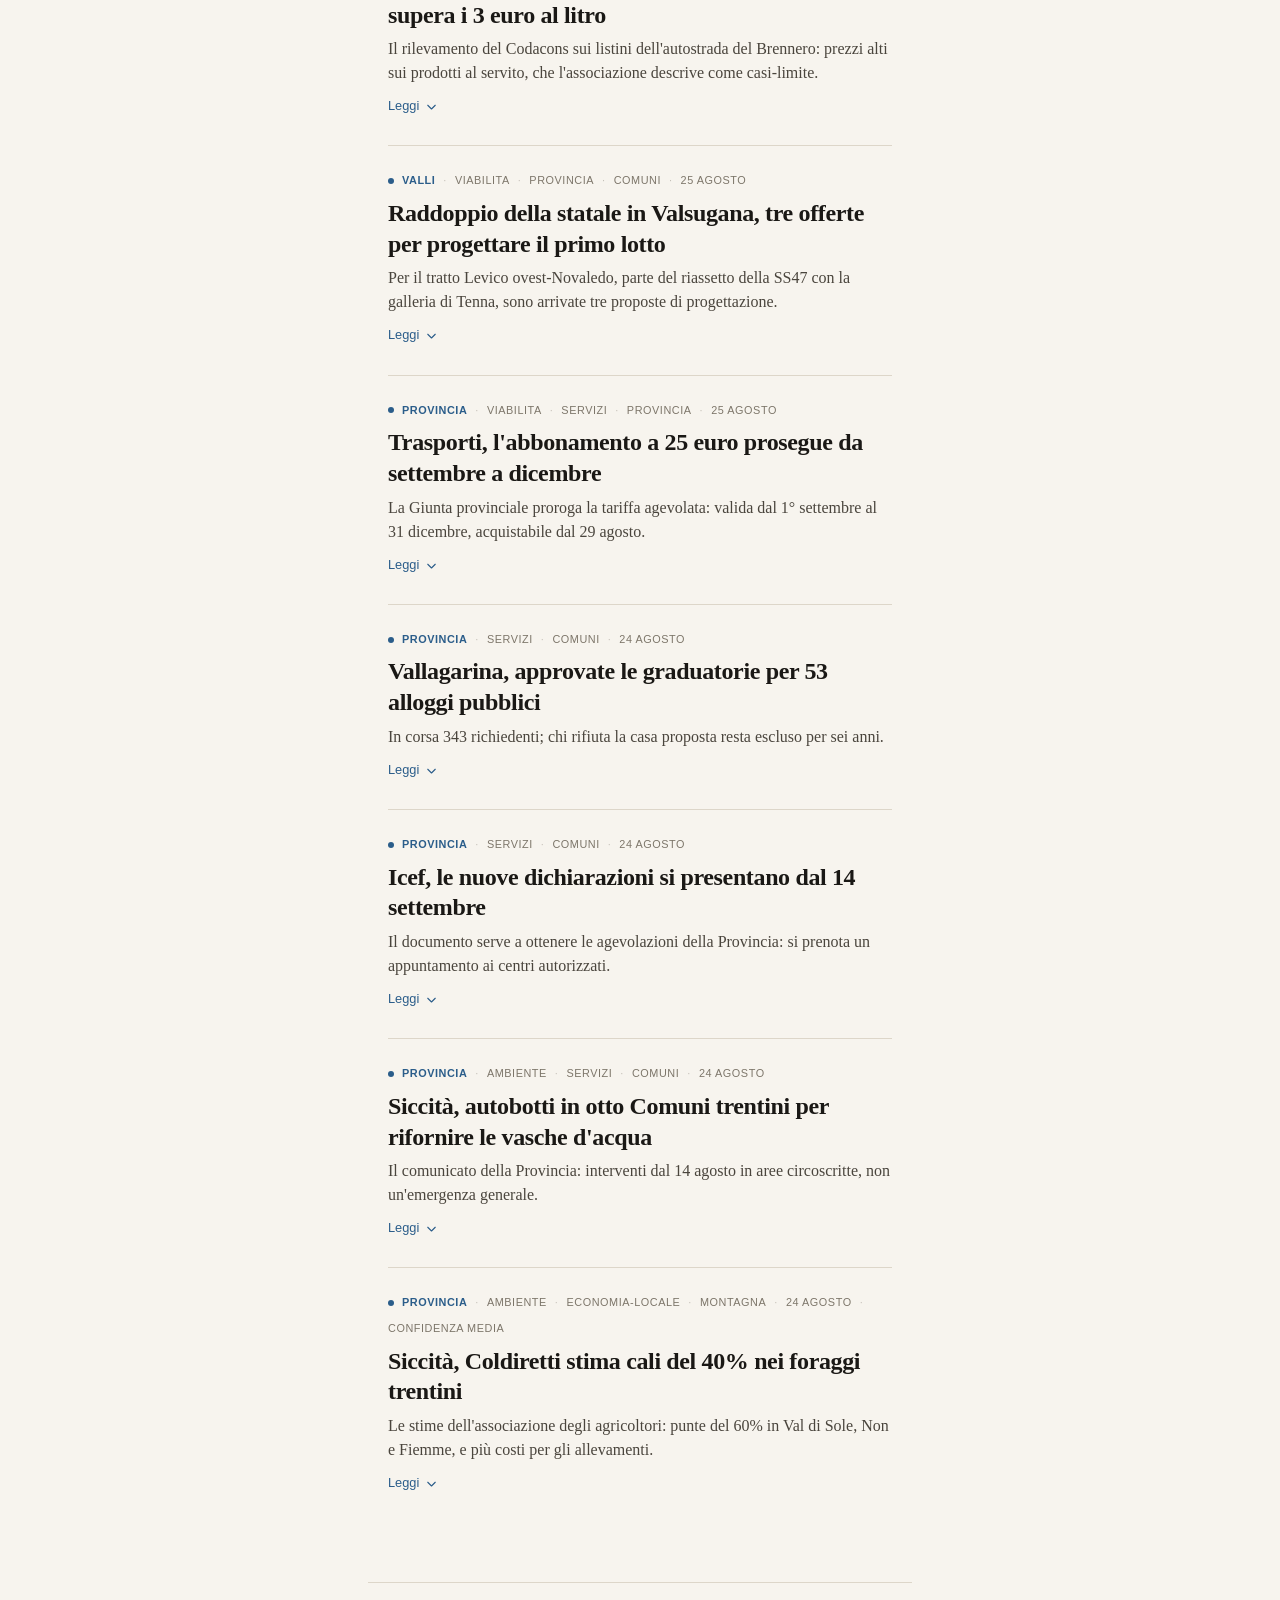
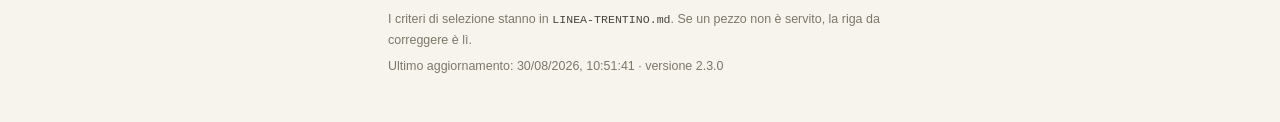
<file: trentino/index.html>
<!doctype html>
<html lang="it">
<head>
<meta charset="utf-8">
<meta name="viewport" content="width=device-width, initial-scale=1, viewport-fit=cover">
<title>News</title>
<meta name="description" content="Le notizie del Trentino e d’Italia, con i criteri scritti in chiaro.">
<!-- Due colori di barra invece di uno: un valore fisso lascerebbe una
     striscia scura sopra la carta chiara. Il pulsante del tema scavalca la
     media query, e allora app.js riscrive questi meta a mano. -->
<meta name="theme-color" content="#f7f4ee" media="(prefers-color-scheme: light)">
<meta name="theme-color" content="#12120f" media="(prefers-color-scheme: dark)">
<meta name="apple-mobile-web-app-capable" content="yes">
<meta name="mobile-web-app-capable" content="yes">
<meta name="apple-mobile-web-app-title" content="News">
<meta name="apple-mobile-web-app-status-bar-style" content="black-translucent">
<link rel="manifest" href="./manifest.webmanifest">
<link rel="apple-touch-icon" sizes="180x180" href="../icons/apple-touch-icon-180.png">
<link rel="icon" href="../icons/icon-192.png">
<link rel="stylesheet" href="../styles.css">
</head>
<body>

<!-- ============ libreria icone ============ -->
<svg width="0" height="0" style="position:absolute" aria-hidden="true"><defs>
  <symbol id="i-cerca" viewBox="0 0 24 24"><circle cx="10.5" cy="10.5" r="6.5"/><path d="M15.4 15.4 21 21"/></symbol>
  <symbol id="i-chiudi" viewBox="0 0 24 24"><path d="M6 6l12 12M18 6L6 18"/></symbol>
  <symbol id="i-su" viewBox="0 0 24 24"><path d="M6 14l6-6 6 6"/></symbol>
  <symbol id="i-giu" viewBox="0 0 24 24"><path d="M6 10l6 6 6-6"/></symbol>
  <symbol id="i-catena" viewBox="0 0 24 24"><path d="M9.5 14.5 14.5 9.5"/><path d="M12.8 7.6 14.9 5.5a3.6 3.6 0 0 1 5.1 5.1l-2.1 2.1"/><path d="M11.2 16.4 9.1 18.5a3.6 3.6 0 0 1-5.1-5.1l2.1-2.1"/></symbol>
  <symbol id="i-fonte" viewBox="0 0 24 24"><path d="M14 4h-8a2 2 0 0 0-2 2v12a2 2 0 0 0 2 2h10a2 2 0 0 0 2-2v-8z"/><path d="M14 4v6h6"/><path d="M8.5 13.5h7M8.5 16.5h4.5"/></symbol>
  <symbol id="i-dubbio" viewBox="0 0 24 24"><circle cx="12" cy="12" r="8.5"/><path d="M12 16.6v.01"/><path d="M9.7 9.6a2.4 2.4 0 0 1 4.6.8c0 1.6-2.3 2-2.3 3.4"/></symbol>
  <symbol id="i-diverge" viewBox="0 0 24 24"><path d="M5 5v3.2a4 4 0 0 0 1.6 3.2l10.8 8a4 4 0 0 1 1.6 3.2V19"/><path d="M19 5v3.2a4 4 0 0 1-1.6 3.2l-10.8 8A4 4 0 0 0 5 22.6V19"/></symbol>
  <symbol id="i-perche" viewBox="0 0 24 24"><path d="M4 18l5-6 4 3 7-9"/><path d="M15 6h5v5"/></symbol>
  <symbol id="i-cifre" viewBox="0 0 24 24"><path d="M4 19V9M9.5 19V5M15 19v-7M20.5 19v-4"/></symbol>
  <symbol id="i-tema" viewBox="0 0 24 24"><circle cx="12" cy="12" r="4"/><path d="M12 2v2M12 20v2M2 12h2M20 12h2M4.9 4.9l1.4 1.4M17.7 17.7l1.4 1.4M19.1 4.9l-1.4 1.4M6.3 17.7l-1.4 1.4"/></symbol>
  <symbol id="i-letti" viewBox="0 0 24 24"><path d="M3 12.5l4.5 4.5L14 8"/><path d="M12.5 15.5L15 18l6-9"/></symbol>
  <symbol id="i-calendario" viewBox="0 0 24 24"><rect x="3.5" y="5.5" width="17" height="15" rx="2.5"/><path d="M3.5 10h17M8 3.5v4M16 3.5v4"/></symbol>
  <symbol id="i-dossier" viewBox="0 0 24 24"><path d="M3.5 7.5a2 2 0 0 1 2-2h4l2 2.5h7a2 2 0 0 1 2 2v8a2 2 0 0 1-2 2h-13a2 2 0 0 1-2-2z"/></symbol>
  <symbol id="i-mira" viewBox="0 0 24 24"><circle cx="12" cy="12" r="8.5"/><circle cx="12" cy="12" r="3.5"/><path d="M12 1.5v3M12 19.5v3M1.5 12h3M19.5 12h3"/></symbol>
  <symbol id="i-densita" viewBox="0 0 24 24"><path d="M4 6h16M4 12h16M4 18h16"/></symbol>
  <symbol id="i-condividi" viewBox="0 0 24 24"><path d="M12 3v11.5"/><path d="M8.4 6.6 12 3l3.6 3.6"/><path d="M7.5 10.5H6a2.5 2.5 0 0 0-2.5 2.5v5.5A2.5 2.5 0 0 0 6 21h12a2.5 2.5 0 0 0 2.5-2.5V13a2.5 2.5 0 0 0-2.5-2.5h-1.5"/></symbol>
  <symbol id="i-tv" viewBox="0 0 24 24"><rect x="2.5" y="4.5" width="19" height="13" rx="2.5"/><path d="M12 17.5V21"/><path d="M8.5 21h7"/></symbol>
  <symbol id="i-agenda" viewBox="0 0 24 24"><rect x="3.5" y="5.5" width="17" height="15" rx="2.5"/><path d="M3.5 10h17M8 3.5v4M16 3.5v4"/><path d="M12 13.2v4.4M9.8 15.4h4.4"/></symbol>
  <symbol id="i-aggiorna" viewBox="0 0 24 24"><path d="M20.2 12a8.2 8.2 0 1 1-2.6-6"/><path d="M20.4 3.6V8h-4.4"/></symbol>
  <symbol id="i-orologio" viewBox="0 0 24 24"><circle cx="12" cy="12" r="8.5"/><path d="M12 7.2v5l3.2 1.9"/></symbol>
  <symbol id="i-campo" viewBox="0 0 24 24"><rect x="2.5" y="5.5" width="19" height="13" rx="2"/><path d="M12 5.5v13"/><circle cx="12" cy="12" r="2.5"/><path d="M2.5 9.2h2.8v5.6H2.5M21.5 9.2h-2.8v5.6h2.8"/></symbol>
  <symbol id="i-pallone" viewBox="0 0 24 24"><circle cx="12" cy="12" r="8.6"/><path d="M12 6.4l3.4 2.5-1.3 4h-4.2l-1.3-4z"/><path d="M12 3.4v3M5.1 9.6l3.3 2.4M18.9 9.6l-3.3 2.4M8.4 20.2l1.5-3.3M15.6 20.2l-1.5-3.3"/></symbol>
</defs></svg>

<!-- Compare solo mentre si trascina verso il basso a pagina in cima. -->
<div class="trascina" id="trascina" aria-hidden="true"><svg><use href="#i-aggiorna"/></svg></div>

<header class="testata">
  <div class="dentro">
    <div class="marchio">
      <svg class="segno" viewBox="0 0 40 40" aria-hidden="true">
        <rect class="s-off" x="4"  y="9"  width="32" height="3" rx="1.5"/>
        <rect class="s-off" x="4"  y="16" width="24" height="3" rx="1.5"/>
        <rect class="s-on"  x="4"  y="23" width="32" height="3" rx="1.5"/>
        <rect class="s-off" x="4"  y="30" width="19" height="3" rx="1.5"/>
      </svg>
      <div class="nome">
        <h1 id="nome-testata">Trentino</h1>
        <p class="claim" id="claim">La provincia, raccontata con i fatti</p>
      </div>
    </div>
    <div class="comandi">
      <!-- L'altra faccia dell'app: due giornali, una macchina. -->
      <button class="faccia" id="altra-faccia" type="button">Italia</button>
      <!-- Il doppio tap non ingrandisce più: la dimensione del testo si
           sceglie qui, che in un'app di lettura è il posto giusto. -->
      <button class="tondo testo" id="btn-testo" type="button" title="Dimensione del testo"
              aria-label="Dimensione del testo"><span aria-hidden="true">Aa</span></button>
      <button class="tondo tema" id="btn-tema" type="button" title="Chiaro o scuro" aria-label="Cambia tema">
        <svg><use href="#i-tema"/></svg>
      </button>
    </div>
  </div>

  <!-- i numeri veri, dalle fonti statistiche primarie. Toccarne uno
       apre la sua storia: un numero senza storia non informa. -->
  <div class="macro" id="macro" hidden></div>
  <div class="storia-aperta" id="storia" hidden></div>
</header>

<!-- Le schede le costruisce app.js: cambiano con la faccia. -->
<nav class="sezioni" id="sezioni" role="tablist" aria-label="Sezioni del giornale" hidden></nav>

<div class="filtri" id="filtri" hidden>
  <div class="cerca">
    <svg class="lente" aria-hidden="true"><use href="#i-cerca"/></svg>
    <input type="search" id="cerca" placeholder="Cerca fra i pezzi" autocomplete="off" spellcheck="false">
    <button type="button" id="pulisci" hidden aria-label="Pulisci"><svg><use href="#i-chiudi"/></svg></button>
    <button type="button" id="densita" title="Una riga per pezzo" aria-label="Cambia densità"><svg><use href="#i-densita"/></svg></button>
    <button type="button" id="segna-letti" title="Segna tutti come letti" aria-label="Segna tutti come letti"><svg><use href="#i-letti"/></svg></button>
  </div>
  <div class="pastiglie" id="pastiglie"></div>
</div>

<!-- Niente aria-live qui: annuncerebbe l'intera lista a ogni ridisegno.
     Le poche cose da dire passano da #annuncio, in fondo. -->
<main id="palco" class="palco">
  <p class="attesa">Carico…</p>
</main>

<footer class="chiusa" id="chiusa" hidden>
  <p>I criteri di selezione stanno in <code id="quale-linea">LINEA-TRENTINO.md</code>. Se un pezzo
     non è servito, la riga da correggere è lì.</p>
  <p class="quando" id="aggiornato"></p>
</footer>

<!-- Un posto solo per ciò che l'app deve dire senza spostare il testo a
     chi sta leggendo: una nuova edizione, la rete che manca, un link copiato. -->
<div class="avvisi" id="avvisi"></div>

<!-- Quello che i lettori di schermo devono sentire, e nessun altro vede. -->
<p id="annuncio" class="solo-voce" role="status" aria-live="polite"></p>

<script>
/* Questa è la porta del Trentino: due giornali, trentino e italia,
   con una memoria propria dell'ultima faccia scelta. */
window.PORTA = { facce: ['trentino', 'italia'], chiave: 'trentino-faccia' };
</script>
<script src="../app.js"></script>
</body>
</html>
</file>
<file: styles.css>
/* ============================================================
   News — un foglio da leggere, non un cruscotto.
   Il testo è il contenuto: tipografia con grazie per il corpo,
   senza grazie per i comandi, e nient'altro che chieda attenzione.
   Le uniche cose colorate sono l'accento e i numeri: tutto il
   resto è inchiostro su carta.
   ============================================================ */

:root {
  --carta:    #f7f4ee;
  --carta-2:  #efeae1;
  --bordo:    #ddd6c9;
  --inchiostro:   #1a1815;
  --inchiostro-2: #4a453d;
  --inchiostro-3: #7d766a;
  --accento:      #a8412a;   /* terra bruciata: si vede, non urla */
  --accento-velo: #a8412a14;
  --dato:         #2f5d50;   /* i numeri verificati hanno un colore proprio */
  --allerta:      #8a6a1f;
  --bene:         #2f5d50;
  --male:         #a8412a;

  --misura: 34rem;
  --pad: 20px;
  --raggio: 10px;

  --serif: 'Iowan Old Style', 'Palatino Linotype', Palatino, 'Book Antiqua', Charter, Georgia, serif;
  --sans: -apple-system, BlinkMacSystemFont, 'Segoe UI', Roboto, Helvetica, Arial, sans-serif;
  --mono: ui-monospace, SFMono-Regular, 'SF Mono', Menlo, monospace;

  color-scheme: light;
}

@media (prefers-color-scheme: dark) {
  :root:not([data-tema="chiaro"]) {
    --carta: #12120f; --carta-2: #1b1a16; --bordo: #2f2d27;
    --inchiostro: #ece7dd; --inchiostro-2: #b3ac9e; --inchiostro-3: #7d766a;
    --accento: #e0785c; --accento-velo: #e0785c1a;
    --dato: #7fb8a4; --allerta: #d0a94a; --bene: #7fb8a4; --male: #e0785c;
    color-scheme: dark;
  }
}
:root[data-tema="scuro"] {
  --carta: #12120f; --carta-2: #1b1a16; --bordo: #2f2d27;
  --inchiostro: #ece7dd; --inchiostro-2: #b3ac9e; --inchiostro-3: #7d766a;
  --accento: #e0785c; --accento-velo: #e0785c1a;
  --dato: #7fb8a4; --allerta: #d0a94a; --bene: #7fb8a4; --male: #e0785c;
  color-scheme: dark;
}

* { box-sizing: border-box; }

/* Tutto il foglio misura in rem, e i rem partono da qui: cambiando questa
   sola percentuale si muovono insieme il testo, i titoli e la larghezza
   della colonna — cioè restano gli stessi caratteri per riga. È il
   comando «Aa», ed è il risarcimento onesto per lo zoom da doppio tap
   che abbiamo tolto. */
html {
  font-size: calc(100% * var(--scala, 1));
  -webkit-text-size-adjust: 100%; background: var(--carta);
}
:root[data-testo="piccolo"] { --scala: .92; }
:root[data-testo="grande"]  { --scala: 1.13; }

body {
  margin: 0; background: var(--carta); color: var(--inchiostro);
  font-family: var(--serif); font-size: 1.0625rem; line-height: 1.62;
  -webkit-font-smoothing: antialiased;
}

svg { width: 1em; height: 1em; fill: none; stroke: currentColor; stroke-width: 1.7;
      stroke-linecap: round; stroke-linejoin: round; }

.dentro { max-width: var(--misura); margin: 0 auto; padding: 0 var(--pad); }
button { font: inherit; }

/* ---------------- 0. il tocco ----------------
   Quel che separa un'app da una pagina non è la grafica: è che toccandola
   non succeda niente di inatteso. Il pinch resta — ingrandire dev'essere
   sempre possibile — ma il doppio tap non zooma più, la pagina non rimbalza
   in fondo alla catena, e tenere premuto un pulsante non apre il menù di
   selezione del testo. */

html { touch-action: manipulation; -webkit-tap-highlight-color: transparent; }
body { overscroll-behavior-y: contain; }   /* il trascinamento in cima è nostro */

/* La cornice non è testo. Il contenuto sì, sempre: una citazione, un
   numero o una classifica devono restare copiabili. */
.testata, .sezioni, .filtri, .avvisi, .trascina, .comandi, button, .pastiglia, .riga-alta {
  -webkit-user-select: none; user-select: none; -webkit-touch-callout: none;
}
.corpo, .pezzo h2, .una-riga, .occhiello, .classifica, .storia-aperta,
.scheda-partita, .dossier, .evento, .previsione {
  -webkit-user-select: text; user-select: text; -webkit-touch-callout: default;
}

/* Tolto l'alone azzurro del tocco, senza un sostituto l'app sembra morta:
   ogni superficie premuta cede di un soffio. */
@media (prefers-reduced-motion: no-preference) {
  button, .pezzo h2, .una-riga { transition: transform .09s ease, color .12s ease; }
  button:active, .pezzo h2:active, .una-riga:active { transform: scale(.985); }
}

/* Da tastiera si deve vedere dove si è: prima l'anello non c'era da
   nessuna parte, e il campo di ricerca lo toglieva pure. */
:focus-visible { outline: 2px solid var(--accento); outline-offset: 2px; border-radius: 5px; }

/* I bersagli piccoli restano piccoli da vedere e diventano grandi da
   toccare: un'area invisibile attorno, invece di gonfiare la grafica. */
.cerca button, .tondo, .apri, .vai, .fonte-link { position: relative; }
.cerca button::after, .apri::after, .vai::after { content: ''; position: absolute; inset: -12px; }
.tondo::after { content: ''; position: absolute; inset: -5px; }

/* Quello che i lettori di schermo devono sentire, e nessun altro vede. */
.solo-voce {
  position: absolute; width: 1px; height: 1px; margin: -1px; padding: 0;
  overflow: hidden; clip-path: inset(50%); white-space: nowrap; border: 0;
}

/* ---------------- 1. testata ---------------- */

.testata { border-bottom: 1px solid var(--bordo); padding: max(22px, env(safe-area-inset-top)) 0 0; background: var(--carta); }
.testata .dentro { display: flex; align-items: flex-start; justify-content: space-between; gap: 16px; }

.marchio { display: flex; align-items: center; gap: 13px; }
.segno { width: 34px; height: 34px; stroke: none; flex: none; }
.segno .s-off { fill: var(--inchiostro-3); opacity: .38; }
.segno .s-on  { fill: var(--accento); }

.nome h1 { margin: 0; font-size: 1.6rem; letter-spacing: -.022em; font-weight: 600; font-family: var(--sans); }
.claim { margin: 1px 0 0; font-size: .78rem; line-height: 1.4; color: var(--inchiostro-3); font-family: var(--sans); }

.tondo {
  flex: none; width: 36px; height: 36px; border-radius: 50%;
  border: 1px solid var(--bordo); background: transparent; color: var(--inchiostro-3);
  display: grid; place-items: center; cursor: pointer; font-size: 1.0625rem;
}
.tondo:hover { color: var(--accento); border-color: var(--accento); }
.tondo.testo span { font-family: var(--sans); font-size: .74rem; font-weight: 600; letter-spacing: -.02em; }
:root[data-testo="grande"]  .tondo.testo { border-color: var(--accento); color: var(--accento); }
:root[data-testo="piccolo"] .tondo.testo { border-color: var(--accento); color: var(--accento); }

/* ---------------- 2. la striscia dei numeri ----------------
   Ogni voce si può interrogare: toccandola si apre la sua storia,
   perché un numero senza il proprio passato non dice se sia alto. */

.macro { display: flex; gap: 0; overflow-x: auto; scrollbar-width: none; margin-top: 16px;
         border-top: 1px solid var(--bordo); scroll-snap-type: x proximity; }
.macro::-webkit-scrollbar { display: none; }

.macro .voce {
  flex: none; scroll-snap-align: start; text-align: left; cursor: pointer;
  padding: 10px 15px 11px; border: 0; border-right: 1px solid var(--bordo);
  background: transparent; color: inherit; font-family: var(--sans); line-height: 1.3;
}
.macro .voce:first-child { padding-left: var(--pad); }
.macro .voce[aria-pressed="true"] { background: var(--accento-velo); }
.macro .voce .che { display: block; font-size: .64rem; letter-spacing: .04em;
                    text-transform: uppercase; color: var(--inchiostro-3); white-space: nowrap; }
.macro .voce .riga { display: flex; align-items: baseline; gap: 2px; }
.macro .voce .val { font-size: .95rem; font-weight: 600; font-variant-numeric: tabular-nums; color: var(--dato); }
.macro .voce .var { font-size: .72rem; color: var(--inchiostro-3); font-variant-numeric: tabular-nums; }
.macro .voce .var.giu { color: var(--accento); }
.macro .voce .quando { display: block; font-size: .62rem; color: var(--inchiostro-3); opacity: .8; }
.macro .voce.vecchio .val { color: var(--allerta); }
.macro .voce.vecchio .quando::after { content: ' · vecchio'; }

.micro { width: 56px; height: 18px; display: block; margin: 2px 0 1px; overflow: visible; }
.micro-linea { fill: none; stroke: var(--dato); stroke-width: 1.2; vector-effect: non-scaling-stroke; }
.micro-area  { fill: var(--dato); opacity: .12; stroke: none; }
.micro-oggi  { fill: var(--dato); stroke: none; }
.micro.grande { width: 100%; height: 54px; margin: 10px 0 4px; }

.storia-aperta {
  max-width: var(--misura); margin: 0 auto; padding: 14px var(--pad) 18px;
  border-top: 1px solid var(--bordo); font-family: var(--sans);
}
.storia-aperta h3 { margin: 0 0 6px; font-size: .95rem; font-weight: 600; }
.storia-aperta .racconto { margin: 0; font-size: .86rem; line-height: 1.5; color: var(--inchiostro-2); }
.storia-aperta .estremi { margin: 0; font-size: .68rem; color: var(--inchiostro-3);
                          display: flex; justify-content: space-between; }
.storia-aperta .provenienza { margin: 10px 0 0; font-size: .72rem; color: var(--inchiostro-3); }
.storia-aperta .vecchio-nota { color: var(--allerta); }

/* ---------------- 3. sezioni ---------------- */

.sezioni {
  position: sticky; top: 0; z-index: 6;
  display: flex; gap: 2px; overflow-x: auto; scrollbar-width: none;
  max-width: var(--misura); margin: 0 auto; padding: 0 var(--pad);
  background: color-mix(in srgb, var(--carta) 92%, transparent);
  backdrop-filter: blur(12px); border-bottom: 1px solid var(--bordo);
}
.sezioni::-webkit-scrollbar { display: none; }
.sezioni button {
  flex: none; border: 0; background: transparent; cursor: pointer;
  padding: 11px 12px 9px; font-family: var(--sans); font-size: .84rem;
  color: var(--inchiostro-3); border-bottom: 2px solid transparent;
  display: inline-flex; align-items: center; gap: 6px;
}
.sezioni button:hover { color: var(--inchiostro); }
.sezioni button[aria-selected="true"] { color: var(--inchiostro); border-bottom-color: var(--accento); font-weight: 600; }

/* `display` scavalca l'attributo hidden: senza questa riga il pallino
   mostra «0» invece di sparire. */
.pallino[hidden] { display: none; }
.pallino {
  min-width: 17px; height: 17px; padding: 0 4px; border-radius: 9px;
  background: var(--accento); color: #fff; font-size: .64rem; font-weight: 700;
  display: inline-grid; place-items: center; font-variant-numeric: tabular-nums;
}

/* ---------------- 4. filtri ---------------- */

.filtri { padding: 10px 0 11px; border-bottom: 1px solid var(--bordo); }
.cerca { max-width: var(--misura); margin: 0 auto 9px; padding: 0 var(--pad);
         display: flex; align-items: center; gap: 9px; }
.cerca .lente { font-size: 15px; color: var(--inchiostro-3); flex: none; }
/* Sotto i 16px iOS ingrandisce la pagina da solo appena tocchi il campo:
   era proprio lo zoom che dava fastidio. `max` tiene il minimo anche
   quando il testo è impostato su «piccolo». */
.cerca input { flex: 1; border: 0; background: transparent; color: var(--inchiostro);
               font-family: var(--sans); font-size: max(16px, 1rem); padding: 3px 0; min-width: 0; }
.cerca input:focus { outline: none; }
.cerca input:focus-visible { outline: 2px solid var(--accento); outline-offset: 3px; }
.cerca input::placeholder { color: var(--inchiostro-3); }
.cerca button { border: 0; background: transparent; color: var(--inchiostro-3); cursor: pointer;
                font-size: 1rem; display: grid; place-items: center; flex: none; padding: 2px; }
.cerca button:hover { color: var(--accento); }
.cerca button[aria-pressed="true"] { color: var(--accento); }

.pastiglie { max-width: var(--misura); margin: 0 auto; padding: 0 var(--pad);
             display: flex; gap: 6px; overflow-x: auto; scrollbar-width: none; }
.pastiglie::-webkit-scrollbar { display: none; }
.pastiglia {
  flex: none; border: 1px solid var(--bordo); background: transparent;
  color: var(--inchiostro-2); border-radius: 100px; padding: 4px 12px;
  font-family: var(--sans); font-size: .76rem; cursor: pointer; white-space: nowrap;
  min-height: 32px; display: inline-flex; align-items: center;
}
.pastiglia:hover { border-color: var(--inchiostro-3); }
.pastiglia[aria-pressed="true"] { background: var(--accento); border-color: var(--accento); color: #fff; }

/* ---------------- 5. il palco ---------------- */

.palco { max-width: var(--misura); margin: 0 auto; padding: 0 var(--pad) 60px; }
.attesa, .vuoto { padding: 48px 0; text-align: center; color: var(--inchiostro-3);
                  font-family: var(--sans); font-size: .9rem; }

.pezzo { border-bottom: 1px solid var(--bordo); padding: 26px 0; }
.pezzo:last-child { border-bottom: 0; }
.pezzo.compatta { padding: 15px 0; }

/* Il già letto si smorza invece di sparire: resta trovabile, ma
   l'occhio va da solo su ciò che non ha ancora visto. */
.pezzo.letto h2, .pezzo.letto .una-riga { color: var(--inchiostro-3); }
.pezzo.letto .occhiello { opacity: .65; }

.riga-alta {
  display: flex; align-items: center; gap: 8px; flex-wrap: wrap;
  font-family: var(--sans); font-size: .68rem; letter-spacing: .05em;
  text-transform: uppercase; color: var(--inchiostro-3); margin-bottom: 8px;
}
.riga-alta .area { color: var(--accento); font-weight: 600; }
.riga-alta .tipo { color: var(--inchiostro-2); font-weight: 600; }
.riga-alta .sep { opacity: .4; }
.riga-alta .fiducia.bassa { color: var(--allerta); }
.riga-alta .nuovo { width: 6px; height: 6px; border-radius: 50%; background: var(--accento); flex: none; }
.riga-alta .esito { font-weight: 600; }

.bollino {
  display: inline-flex; align-items: center; gap: 4px;
  font-size: .66rem; text-transform: none; letter-spacing: 0;
  background: var(--accento-velo); color: var(--inchiostro-2);
  border-radius: 100px; padding: 2px 8px;
}
.bollino svg { font-size: 12px; }

.pezzo h2 { margin: 0; font-size: 1.34rem; line-height: 1.28; letter-spacing: -.015em; font-weight: 600; cursor: pointer; }
.pezzo h2:hover { color: var(--accento); }
.una-riga { margin: 0; font-size: 1.02rem; line-height: 1.42; cursor: pointer; }
.una-riga:hover { color: var(--accento); }
/* In densità compatta questa riga è l'unico modo di aprire un pezzo:
   è un pulsante, così ci si arriva anche col tasto di tabulazione. */
button.una-riga { display: block; width: 100%; text-align: left; border: 0;
                  background: transparent; padding: 0; color: inherit; }

/* Dove il flusso si ferma in attesa che si scorra ancora. */
.sentinella { height: 1px; }
.occhiello { margin: 7px 0 0; color: var(--inchiostro-2); font-size: 1rem; line-height: 1.5; }
.titolo-interno { margin: 0 0 6px !important; cursor: default !important; }

.apri {
  margin-top: 11px; border: 0; background: transparent; padding: 0;
  color: var(--accento); font-family: var(--sans); font-size: .8rem;
  cursor: pointer; display: inline-flex; align-items: center; gap: 5px;
}
.apri svg { font-size: 15px; }

/* ---------------- 6. il pezzo aperto ---------------- */

.corpo { margin-top: 18px; }
.sezione { margin-bottom: 22px; }
.sezione > h3 {
  display: flex; align-items: center; gap: 7px; margin: 0 0 7px;
  font-family: var(--sans); font-size: .7rem; letter-spacing: .07em;
  text-transform: uppercase; color: var(--inchiostro-3); font-weight: 600;
}
.sezione > h3 svg { font-size: 14px; color: var(--accento); }
.sezione p { margin: 0 0 .85em; }
.sezione p:last-child { margin-bottom: 0; }
.sezione.dubbio, .sezione.diverge { border-left: 2px solid var(--bordo); padding-left: 15px;
                                    color: var(--inchiostro-2); font-size: .95rem; }

.numeri { display: grid; gap: 8px; }
.numero { display: flex; align-items: baseline; gap: 10px; flex-wrap: wrap;
          font-family: var(--sans); font-size: .84rem;
          padding: 9px 12px; background: var(--carta-2); border-radius: var(--raggio); }
.numero .val { font-weight: 700; color: var(--dato); font-variant-numeric: tabular-nums; }
.numero .che { color: var(--inchiostro); }
.numero .prov { color: var(--inchiostro-3); font-size: .76rem; margin-left: auto; }
.numero .contesto { flex-basis: 100%; color: var(--inchiostro-2); font-size: .76rem; }
.numero .micro { position: absolute; right: 12px; }
.numero { position: relative; }

.fonti { display: grid; gap: 16px; }
.fonte { font-family: var(--sans); font-size: .84rem; line-height: 1.4; }
.fonte a { display: block; color: var(--inchiostro); text-decoration: underline;
           text-decoration-color: var(--bordo); text-underline-offset: 3px; text-decoration-thickness: 1px; }
.fonte a:hover { color: var(--accento); text-decoration-color: var(--accento); }
.fonte .meta { display: flex; align-items: center; gap: 7px; flex-wrap: wrap; margin-bottom: 3px; }
.fonte .testata { color: var(--inchiostro-3); font-size: .68rem; letter-spacing: .06em; text-transform: uppercase; }
.bollo { flex: none; font-size: .62rem; letter-spacing: .05em; text-transform: uppercase;
         padding: 1px 6px; border-radius: 4px; border: 1px solid var(--bordo); color: var(--inchiostro-3); }
.bollo.primaria { color: var(--dato); border-color: currentColor; }
.bollo.nonletto { color: var(--allerta); border-color: currentColor; }

.coda { display: flex; flex-wrap: wrap; gap: 8px; margin-top: 4px; }
.rimando {
  display: inline-flex; align-items: center; gap: 6px; cursor: pointer;
  border: 1px solid var(--bordo); background: transparent; color: var(--inchiostro-2);
  border-radius: 100px; padding: 5px 12px; font-family: var(--sans); font-size: .78rem;
}
button.rimando:hover { border-color: var(--accento); color: var(--accento); }

/* ---------------- 7. la previsione ----------------
   Un pezzo che afferma un meccanismo si prende un rischio, e il
   rischio si scrive per esteso: con una data e un modo di sbagliare. */

.previsione { border-left: 2px solid var(--accento); padding: 2px 0 2px 15px; }
.previsione .afferma { font-size: 1rem; line-height: 1.5; margin: 0 0 6px; }
.previsione .meta { display: flex; gap: 10px; font-family: var(--sans); font-size: .72rem;
                    text-transform: uppercase; letter-spacing: .05em; color: var(--inchiostro-3); margin: 0 0 4px; }
.previsione .meta .esito { font-weight: 700; }
.previsione .verifica, .previsione .nota { font-family: var(--sans); font-size: .78rem;
                                           color: var(--inchiostro-3); margin: 0; }
.previsione.esito-giusta    { border-left-color: var(--bene); }
.previsione.esito-giusta    .meta .esito { color: var(--bene); }
.previsione.esito-sbagliata { border-left-color: var(--male); }
.previsione.esito-sbagliata .meta .esito { color: var(--male); }
.previsione.esito-non_verificabile { border-left-color: var(--bordo); }

.palco > .previsione { border-bottom: 1px solid var(--bordo); border-left-width: 2px;
                       padding: 18px 0 20px 15px; }
.palco > .previsione .vai { margin-top: 8px; }

.tabellone { display: flex; gap: 0; border: 1px solid var(--bordo); border-radius: var(--raggio);
             overflow: hidden; margin: 22px 0 8px; }
.tabellone .punto { flex: 1; padding: 14px 8px; text-align: center; border-right: 1px solid var(--bordo);
                    font-family: var(--sans); }
.tabellone .punto:last-child { border-right: 0; }
.tabellone .n { display: block; font-size: 1.5rem; font-weight: 700; font-variant-numeric: tabular-nums; }
.tabellone .che { font-size: .66rem; text-transform: uppercase; letter-spacing: .05em; color: var(--inchiostro-3); }
.tabellone .bene .n { color: var(--bene); }
.tabellone .male .n { color: var(--male); }
.nota-tabellone { font-family: var(--sans); font-size: .78rem; color: var(--inchiostro-3); margin: 0 0 18px; }

.vai { border: 0; background: transparent; padding: 0; cursor: pointer; text-align: left;
       color: var(--accento); font-family: var(--sans); font-size: .78rem; }

/* ---------------- 8. in arrivo ---------------- */

.evento { display: flex; gap: 16px; padding: 20px 0; border-bottom: 1px solid var(--bordo); }
.evento .data { flex: none; width: 5.4rem; font-family: var(--sans); }
.evento .giorno { display: block; font-size: .92rem; font-weight: 600; }
.evento .fra { display: block; font-size: .7rem; color: var(--inchiostro-3); }
.evento .dettaglio { flex: 1; min-width: 0; }
.evento h2 { margin: 0; font-size: 1.1rem; line-height: 1.32; font-weight: 600; cursor: default; }
.evento .atteso { margin: 6px 0 0; font-family: var(--sans); font-size: .78rem; color: var(--inchiostro-2); }
.fonte-link { display: inline-block; margin-top: 8px; font-family: var(--sans); font-size: .74rem;
              color: var(--inchiostro-3); text-decoration: underline; text-underline-offset: 3px; }
.fonte-link:hover { color: var(--accento); }

.avvertenza { margin-top: 26px; padding: 15px 16px; background: var(--carta-2); border-radius: var(--raggio);
              font-family: var(--sans); font-size: .8rem; color: var(--inchiostro-2); }
.avvertenza h3 { margin: 0 0 7px; font-size: .7rem; text-transform: uppercase; letter-spacing: .06em;
                 color: var(--inchiostro-3); }
.avvertenza p { margin: 0 0 6px; }
.avvertenza p:last-child { margin: 0; }

/* ---------------- 9. dossier ---------------- */

.dossier { padding: 24px 0 28px; border-bottom: 1px solid var(--bordo); }
.dossier h2 { margin: 0 0 16px; font-size: 1.42rem; line-height: 1.26; font-weight: 600; }

.cronologia { list-style: none; margin: 0; padding: 0; }
.cronologia li { display: flex; gap: 12px; align-items: baseline; padding: 7px 0 7px 14px;
                 border-left: 2px solid var(--bordo); position: relative; }
.cronologia li::before { content: ''; position: absolute; left: -4px; top: 15px;
                         width: 6px; height: 6px; border-radius: 50%; background: var(--bordo); }
.cronologia li:last-child::before { background: var(--accento); }
.cronologia .quando { flex: none; font-family: var(--sans); font-size: .72rem; color: var(--inchiostro-3);
                      font-variant-numeric: tabular-nums; width: 5.2rem; }
.cronologia .cosa { flex: 1; font-size: .94rem; line-height: 1.45; }

.guardare { margin: 0; padding-left: 18px; }
.guardare li { margin-bottom: 7px; font-size: .95rem; line-height: 1.5; }
.guardare li:last-child { margin-bottom: 0; }

/* ---------------- 10. chiusura ---------------- */

.chiusa { max-width: var(--misura); margin: 0 auto;
          padding: 26px var(--pad) calc(40px + env(safe-area-inset-bottom));
          border-top: 1px solid var(--bordo);
          font-family: var(--sans); font-size: .78rem; color: var(--inchiostro-3); }
.chiusa p { margin: 0 0 6px; }

.chiusa code { font-family: var(--mono); font-size: .93em; color: var(--inchiostro-2); }

@media (min-width: 620px) {
  body { font-size: 1.125rem; }
  .nome h1 { font-size: 1.8rem; }
  .pezzo h2 { font-size: 1.5rem; }
}

@media (prefers-reduced-motion: no-preference) {
  .corpo, .storia-aperta, .scheda-partita { animation: apre .22s ease; }
  @keyframes apre { from { opacity: 0; transform: translateY(-4px); } }
}

/* ---------------- 10b. l'attesa ----------------
   Al posto della parola «Carico…»: la forma di quello che sta arrivando.
   Chi aspetta capisce quanto manca invece di guardare il vuoto. */

.scheletro { border-bottom: 1px solid var(--bordo); padding: 26px 0; }
.scheletro span { display: block; height: .7em; border-radius: 4px; background: var(--inchiostro-3);
                  opacity: .16; margin-bottom: 10px; }
.scheletro .alta   { width: 42%; height: .55em; }
.scheletro .tit    { width: 92%; height: 1.1em; }
.scheletro .tit2   { width: 64%; height: 1.1em; }
.scheletro .occ    { width: 84%; }
@media (prefers-reduced-motion: no-preference) {
  .scheletro span { animation: respira 1.5s ease-in-out infinite; }
  @keyframes respira { 50% { opacity: .07; } }
}

/* ---------------- 10c. quello che l'app dice ----------------
   Una nuova edizione non si impone a chi sta leggendo: si annuncia in
   fondo, e aspetta di essere toccata. Spostare il testo sotto gli occhi
   di qualcuno è la cosa più maleducata che un giornale possa fare. */

.avvisi {
  position: fixed; left: 0; right: 0; bottom: 0; z-index: 20;
  display: flex; flex-direction: column; align-items: center; gap: 8px;
  padding: 0 var(--pad) calc(14px + env(safe-area-inset-bottom));
  pointer-events: none;
}
.avviso {
  pointer-events: auto; width: 100%; max-width: var(--misura);
  display: flex; align-items: center; gap: 10px; text-align: left;
  background: var(--inchiostro); color: var(--carta); border: 0;
  border-radius: var(--raggio); padding: 12px 15px;
  font-family: var(--sans); font-size: .82rem; line-height: 1.35;
  box-shadow: 0 8px 28px #00000038;
}
button.avviso { cursor: pointer; }
.avviso svg { flex: none; font-size: 1.05rem; opacity: .8; }
.avviso .azione { margin-left: auto; flex: none; font-weight: 700;
                  color: var(--carta); text-decoration: underline; text-underline-offset: 3px; }
@media (prefers-reduced-motion: no-preference) {
  .avviso { animation: sale .24s ease; }
  @keyframes sale { from { opacity: 0; transform: translateY(12px); } }
}

/* Il trascinamento in cima. Compare solo mentre il dito tira, e la
   posizione la scrive app.js: qui c'è solo il come, non il quando. */
.trascina {
  position: fixed; top: calc(6px + env(safe-area-inset-top)); left: 50%; z-index: 30;
  width: 34px; height: 34px; margin-left: -17px; border-radius: 50%;
  background: var(--carta-2); border: 1px solid var(--bordo); color: var(--inchiostro-3);
  display: grid; place-items: center; font-size: 1.05rem;
  opacity: 0; transform: translateY(-46px); pointer-events: none;
}
.trascina.gira { opacity: 1; transform: translateY(0); }
.trascina.gira svg { animation: gira .9s linear infinite; }
@keyframes gira { to { transform: rotate(360deg); } }

/* Senza rete non si finge che vada tutto bene. */
body.senza-rete .testata { border-bottom-color: var(--allerta); }

/* ============================================================
   11. La seconda faccia — Calcio
   Le notizie restano terra bruciata, il calcio prende il verde
   del campo: si deve capire dove si è prima di leggere una parola.
   ============================================================ */

:root[data-faccia="calcio"] {
  --accento:      #2d6a4f;
  --accento-velo: #2d6a4f14;
  --dato:         #2d6a4f;
}
@media (prefers-color-scheme: dark) {
  :root[data-faccia="calcio"]:not([data-tema="chiaro"]) {
    --accento: #74c69d; --accento-velo: #74c69d1a; --dato: #74c69d;
  }
}
:root[data-faccia="calcio"][data-tema="scuro"] {
  --accento: #74c69d; --accento-velo: #74c69d1a; --dato: #74c69d;
}

:root[data-faccia="calcio"] .segno .s-on { fill: var(--accento); }

/* ============================================================
   11-bis. Le facce dell'altra porta — Trentino e Italia
   Il Trentino prende il blu della genziana, l'Italia resta sulla
   terra di News: due giornali, due colori, stessa calma.
   ============================================================ */

:root[data-faccia="trentino"] {
  --accento:      #2b5d8a;
  --accento-velo: #2b5d8a14;
  --dato:         #2b5d8a;
}
@media (prefers-color-scheme: dark) {
  :root[data-faccia="trentino"]:not([data-tema="chiaro"]) {
    --accento: #7fb3dd; --accento-velo: #7fb3dd1a; --dato: #7fb3dd;
  }
}
:root[data-faccia="trentino"][data-tema="scuro"] {
  --accento: #7fb3dd; --accento-velo: #7fb3dd1a; --dato: #7fb3dd;
}

:root[data-faccia="trentino"] .segno .s-on { fill: var(--accento); }

.comandi { display: flex; align-items: center; gap: 8px; flex: none; }
.faccia {
  border: 1px solid var(--bordo); background: transparent; color: var(--inchiostro-2);
  border-radius: 100px; padding: 6px 13px; cursor: pointer;
  font-family: var(--sans); font-size: .78rem; white-space: nowrap;
}
.faccia:hover { border-color: var(--accento); color: var(--accento); }
.faccia::before { content: '↔'; margin-right: 5px; opacity: .5; }

/* ---------------- la striscia del campo ---------------- */

.macro .voce.mia { background: var(--accento-velo); }
.macro .voce.mia .val { color: var(--accento); font-weight: 700; }
.macro .voce.partita .val { font-size: .88rem; white-space: nowrap; }
.macro .voce .val { font-size: .95rem; font-weight: 600; font-variant-numeric: tabular-nums; color: var(--dato); }

/* ---------------- la classifica ---------------- */

.classifica {
  width: 100%; border-collapse: collapse; margin: 14px 0 4px;
  font-family: var(--sans); font-size: .84rem; font-variant-numeric: tabular-nums;
}
.classifica th {
  text-align: right; font-weight: 600; font-size: .64rem; letter-spacing: .05em;
  text-transform: uppercase; color: var(--inchiostro-3);
  padding: 0 0 6px; border-bottom: 1px solid var(--bordo);
}
.classifica th.pos, .classifica th.sq { text-align: left; }
.classifica td { padding: 7px 0; border-bottom: 1px solid var(--bordo); text-align: right; }
.classifica td.pos { text-align: left; color: var(--inchiostro-3); width: 2.1rem; }
.classifica td.sq  { text-align: left; width: auto; }
.classifica td.pt  { font-weight: 700; color: var(--dato); }
.classifica th.n, .classifica td.n { width: 2.1rem; }
.classifica tr.mia td { background: var(--accento-velo); font-weight: 600; }
.classifica tr.mia td.sq { color: var(--accento); }

.risultati { display: grid; gap: 6px; }
.risultato {
  display: grid; grid-template-columns: 1fr auto 1fr; align-items: baseline; gap: 12px;
  font-family: var(--sans); font-size: .88rem;
  padding: 8px 12px; background: var(--carta-2); border-radius: var(--raggio);
}
.risultato .casa   { text-align: right; }
.risultato .ospite { text-align: left; }
.risultato .punteggio { font-weight: 700; color: var(--dato); font-variant-numeric: tabular-nums; }

.rosa h4 { margin: 14px 0 5px; font-family: var(--sans); font-size: .74rem;
           text-transform: uppercase; letter-spacing: .05em; color: var(--inchiostro-3); }
.rosa p { margin: 0; font-family: var(--sans); font-size: .86rem; }
.movimenti { margin: 0; padding-left: 17px; font-family: var(--sans); font-size: .84rem; }
.movimenti li { margin-bottom: 3px; }
.provenienza-campo { margin: 18px 0 0; font-family: var(--sans); font-size: .74rem;
                     color: var(--inchiostro-3); line-height: 1.5; }

/* ---------------- le partite in arrivo ---------------- */

.giorno-partite {
  margin: 22px 0 4px; font-family: var(--sans); font-size: .72rem;
  text-transform: uppercase; letter-spacing: .06em; color: var(--inchiostro-3);
}
.palco > .partita { border-bottom: 1px solid var(--bordo); }
.palco > .partita.nostra { background: var(--accento-velo); margin: 0 calc(var(--pad) * -1);
                           padding-left: var(--pad); padding-right: var(--pad); }

/* La riga è un pulsante a tutti gli effetti: si apre col dito e con
   Invio, e dice da sola se è aperta o chiusa. */
.riga-partita {
  display: flex; align-items: baseline; gap: 14px; width: 100%;
  padding: 13px 0; border: 0; background: transparent; color: inherit;
  font: inherit; text-align: left; cursor: pointer;
}
.partita .ora { flex: none; width: 3.2rem; font-family: var(--sans); font-size: .82rem;
                color: var(--inchiostro-3); font-variant-numeric: tabular-nums; }
.partita .ora.finita { color: var(--dato); font-weight: 700; }
.partita .ora.viva   { color: var(--accento); font-weight: 700; }
.partita .sfida { flex: 1; font-size: 1.02rem; }
.partita .contro { color: var(--inchiostro-3); margin: 0 6px; }
.partita.nostra .sfida { font-weight: 600; }
.partita .comp { flex: none; font-family: var(--sans); font-size: .7rem; color: var(--inchiostro-3); }
.partita .freccia { flex: none; font-size: 1rem; color: var(--inchiostro-3); align-self: center; }
.riga-partita[aria-expanded="true"] .freccia { transform: rotate(180deg); }
@media (prefers-reduced-motion: no-preference) { .partita .freccia { transition: transform .18s ease; } }

/* ---------------- la scheda di una partita ----------------
   Quello che serve davvero prima di una partita: a che ora, su che
   canale, chi sono le due squadre stasera — e, quando non lo sappiamo,
   che non lo sappiamo. Un canale dedotto dal ciclo dei diritti sarebbe
   una bugia comoda: qui non si fa (LINEA-CALCIO.md §3). */

.scheda-partita { padding: 2px 0 20px; font-family: var(--sans); font-size: .84rem; }
.sp-riga { display: flex; gap: 11px; align-items: flex-start; padding: 11px 0;
           border-top: 1px solid var(--bordo); }
.sp-riga > svg { flex: none; font-size: 1.05rem; color: var(--accento); margin-top: 1px; }
.sp-corpo { flex: 1; min-width: 0; }
.sp-che { display: block; font-size: .64rem; letter-spacing: .05em; text-transform: uppercase;
          color: var(--inchiostro-3); margin-bottom: 3px; }
.sp-riga p { margin: 0; line-height: 1.45; }
.sp-forte { font-weight: 600; color: var(--inchiostro); }
.sp-manca { color: var(--inchiostro-3); }
.sp-fonte { display: inline-block; margin-top: 4px; font-size: .72rem; color: var(--inchiostro-3);
            text-decoration: underline; text-underline-offset: 3px; }
.sp-fonte:hover { color: var(--accento); }
.canali { display: flex; flex-wrap: wrap; gap: 6px; margin-bottom: 2px; }
.canale { border: 1px solid var(--bordo); border-radius: 100px; padding: 3px 10px;
          font-size: .76rem; font-weight: 600; color: var(--inchiostro); }
.canale.esclusiva { border-color: var(--accento); color: var(--accento); }

/* Le due squadre stasera, coi numeri che abbiamo già in classifica. */
.confronto { display: grid; grid-template-columns: 1fr auto 1fr; gap: 10px; align-items: center;
             padding: 4px 0 2px; }
.confronto .col { min-width: 0; }
.confronto .col.b { text-align: right; }
.confronto .pos { display: block; font-size: .64rem; letter-spacing: .05em; text-transform: uppercase;
                  color: var(--inchiostro-3); }
.confronto .nome { display: block; font-size: .95rem; font-weight: 600; line-height: 1.25;
                   overflow-wrap: anywhere; }
.confronto .dett { display: block; font-size: .72rem; color: var(--inchiostro-3);
                   font-variant-numeric: tabular-nums; }
.confronto .vs { color: var(--inchiostro-3); font-size: .8rem; }
.confronto .mia .nome { color: var(--accento); }

/* «Se vince…»: aritmetica sulla classifica di adesso, non un pronostico.
   L'etichetta lo dice, perché la differenza è tutta lì. */
.ipotesi { list-style: none; margin: 0; padding: 0; display: grid; gap: 5px; }
.ipotesi li { display: flex; align-items: baseline; gap: 9px; }
.ipotesi .caso { flex: none; min-width: 5.7rem; white-space: nowrap; font-size: .72rem;
                 text-transform: uppercase; letter-spacing: .04em; font-weight: 700; }
.ipotesi .caso.v { color: var(--bene); }
.ipotesi .caso.n { color: var(--inchiostro-3); }
.ipotesi .caso.p { color: var(--male); }
.ipotesi .dove-finisce { font-variant-numeric: tabular-nums; }
.sp-postilla { margin: 7px 0 0; font-size: .72rem; color: var(--inchiostro-3); line-height: 1.45; }

.sp-pezzi { display: grid; gap: 7px; }
.sp-pezzo { display: block; width: 100%; text-align: left; border: 0; background: transparent;
            padding: 0; cursor: pointer; color: var(--inchiostro); font: inherit; line-height: 1.35; }
.sp-pezzo:hover { color: var(--accento); }
.sp-pezzo .quando { display: block; font-size: .68rem; color: var(--inchiostro-3); }

.sp-azioni { display: flex; flex-wrap: wrap; gap: 8px; padding-top: 13px;
             border-top: 1px solid var(--bordo); }
.sp-azione {
  display: inline-flex; align-items: center; gap: 6px; cursor: pointer;
  border: 1px solid var(--bordo); background: transparent; color: var(--inchiostro-2);
  border-radius: 100px; padding: 7px 13px; font-family: var(--sans); font-size: .78rem;
}
.sp-azione:hover { border-color: var(--accento); color: var(--accento); }
.sp-azione svg { font-size: .95rem; }

/* Toccare una squadra in classifica porta alle sue notizie: il filtro
   c'era già, mancava solo il modo ovvio di accenderlo. */
.sq-vai { border: 0; background: transparent; padding: 0; margin: 0; cursor: pointer;
          font: inherit; color: inherit; text-align: left; }
.sq-vai:hover { color: var(--accento); }
.classifica tr.mia .sq-vai { color: var(--accento); }

/* ---------------- la certezza ----------------
   Una voce di mercato e un risultato non valgono lo stesso, e si
   deve vedere prima di aprire il pezzo. */

.riga-alta .certezza { font-weight: 600; }
.riga-alta .certezza.trattativa { color: var(--allerta); }
.riga-alta .certezza.voce       { color: var(--allerta); opacity: .95; }
.riga-alta .certezza.ufficiale  { color: var(--dato); }

.pezzo:has(.certezza.voce) h2,
.pezzo:has(.certezza.voce) .una-riga { color: var(--inchiostro-2); }

.avviso-certezza {
  margin: 0 0 14px; padding: 9px 13px; border-radius: var(--raggio);
  background: var(--carta-2); border-left: 2px solid var(--allerta);
  font-family: var(--sans); font-size: .8rem; color: var(--inchiostro-2);
}
</file>
